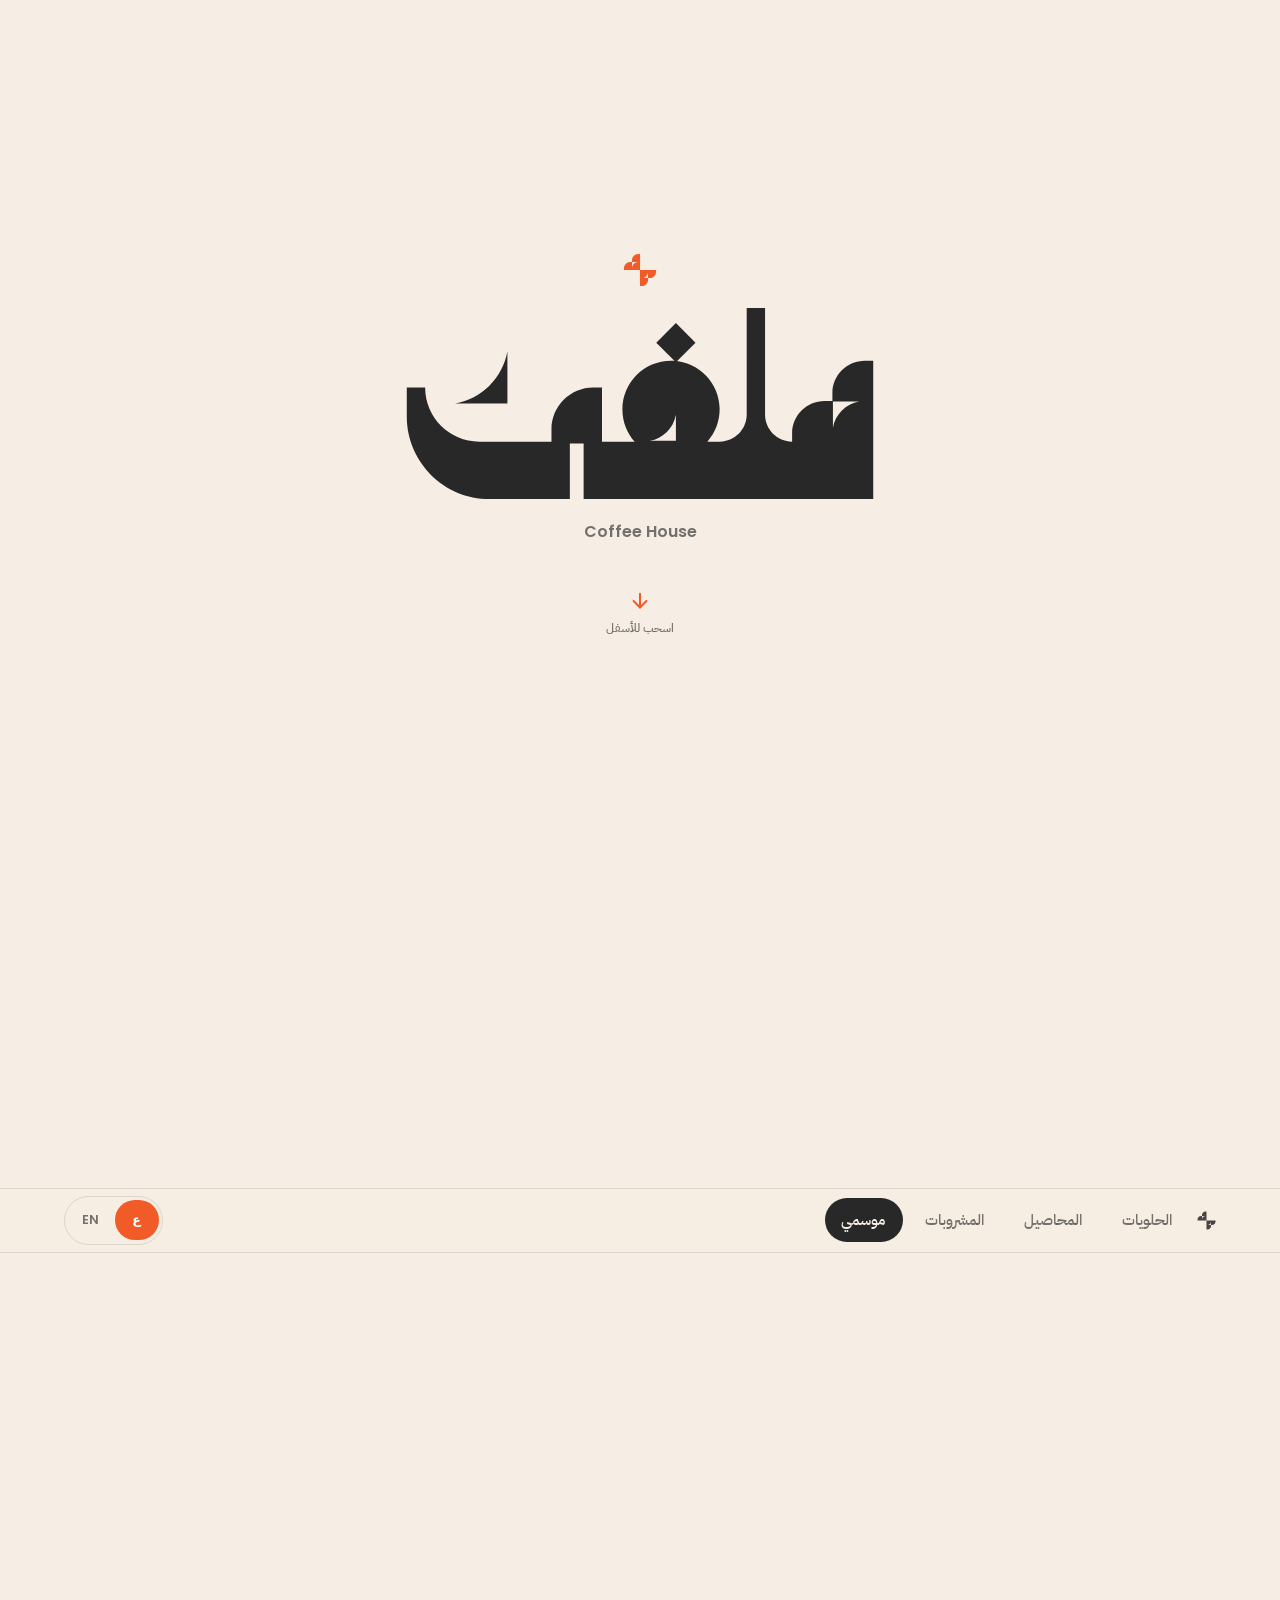
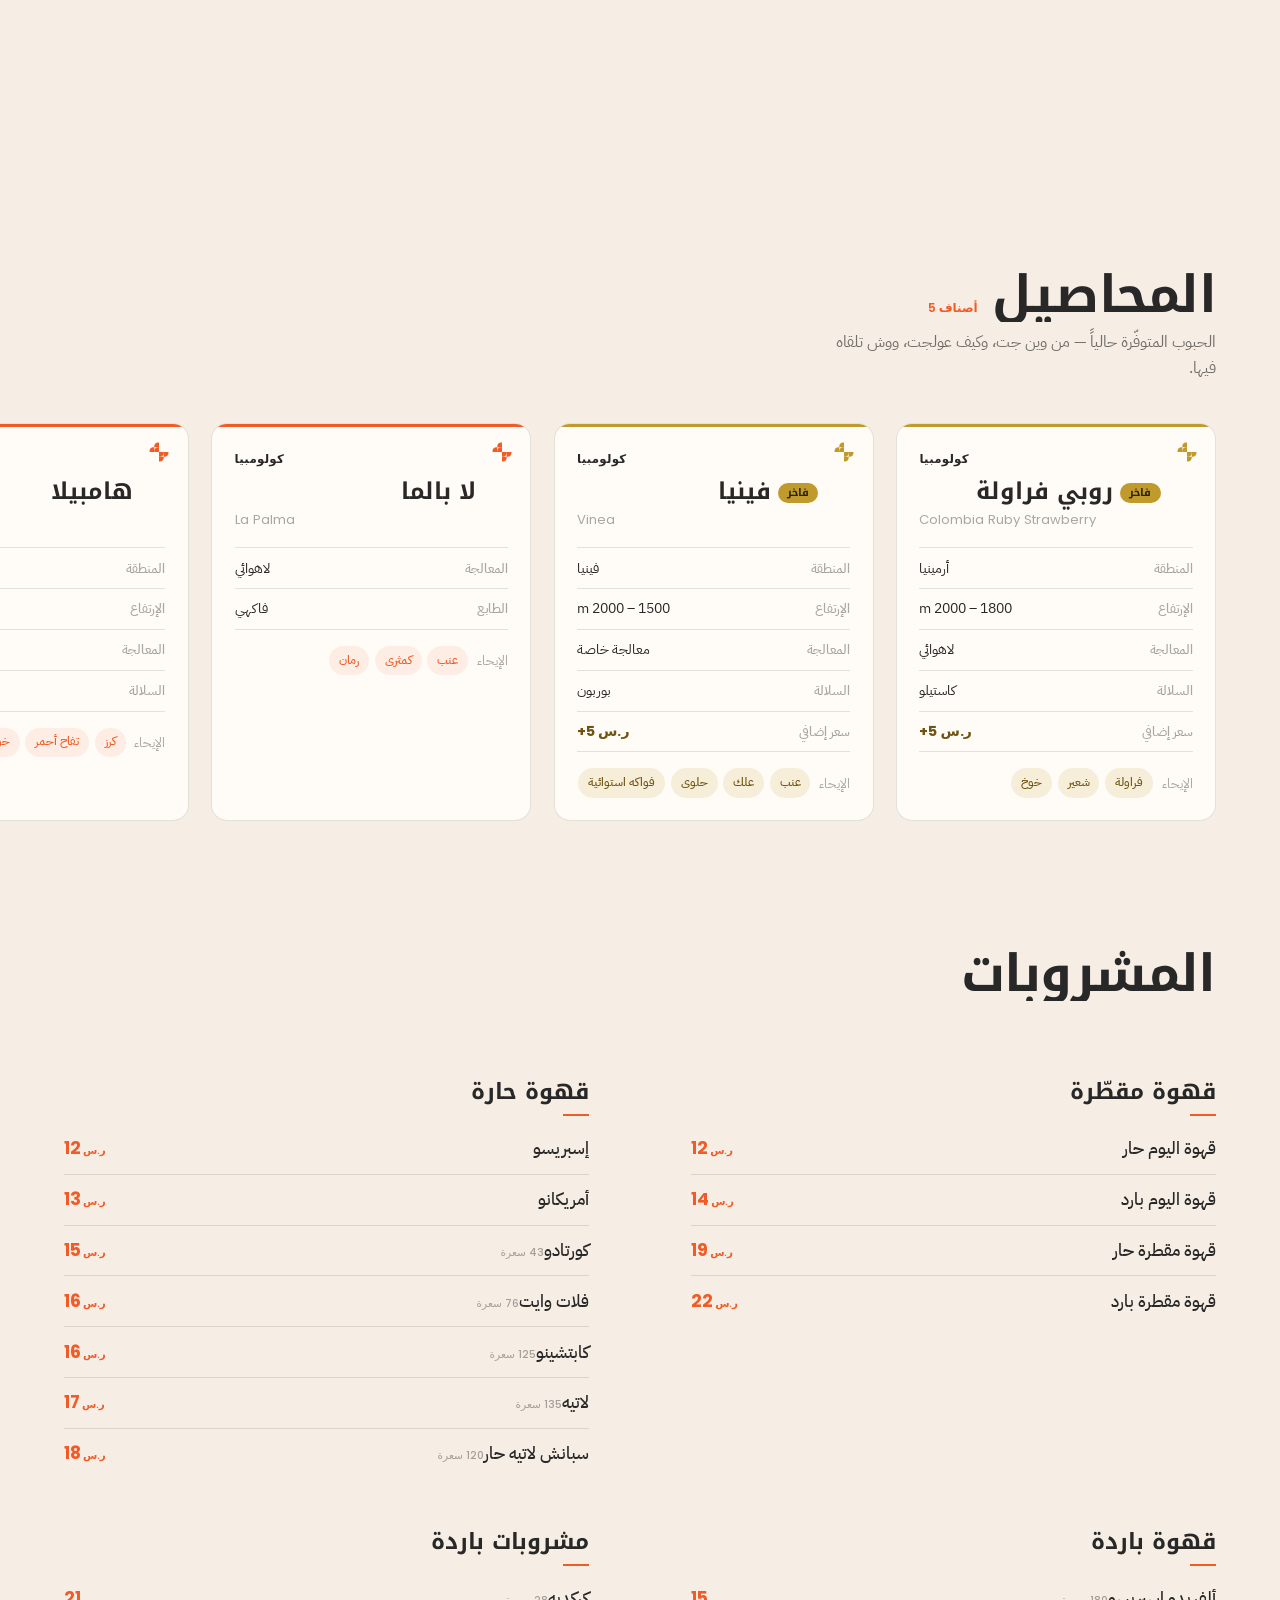
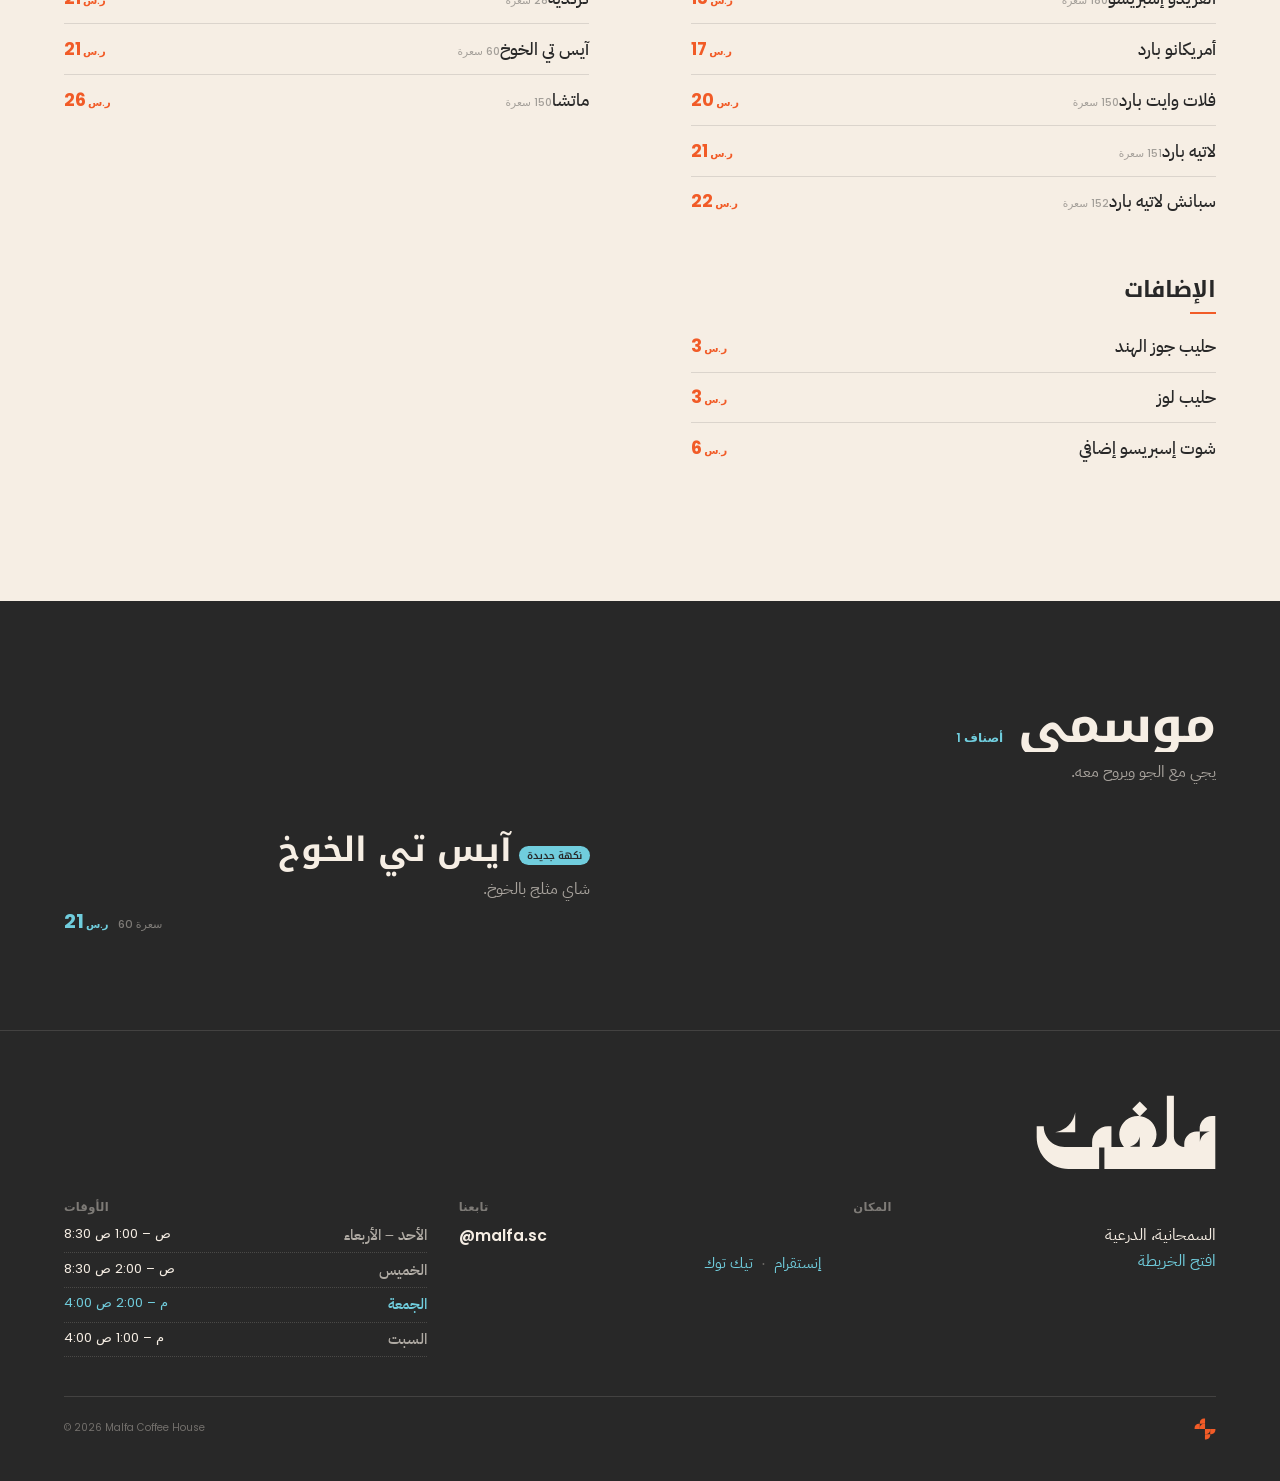
<file: index.html>
<!DOCTYPE html>
<html lang="ar" dir="rtl">
<head>
<meta charset="utf-8">
<meta name="viewport" content="width=device-width, initial-scale=1, viewport-fit=cover">
<title>ملفى — قائمة الحلويات | Malfa Coffee House</title>
<meta name="description" content="قائمة الحلويات في ملفى كوفي هاوس، السمحانية بالدرعية. تيراميسو، بودينغ الشوكليت، تشيز إفرست وأكثر.">
<meta name="theme-color" content="#F6EEE4">
<meta property="og:title" content="ملفى — قائمة الحلويات">
<meta property="og:description" content="حلويات ملفى كوفي هاوس، السمحانية.">
<meta property="og:type" content="website">
<!-- صورة المشاركة: ارفع og.jpg بجانب index.html، وبدّل الرابط لعنوان موقعك الكامل -->
<meta property="og:image" content="og.jpg">
<meta property="og:image:width" content="1200">
<meta property="og:image:height" content="630">
<meta name="twitter:card" content="summary_large_image">
<link rel="icon" type="image/png" href="[data-uri]">
<link rel="preconnect" href="https://fonts.googleapis.com">
<link rel="preconnect" href="https://fonts.gstatic.com" crossorigin>
<link href="https://fonts.googleapis.com/css2?family=IBM+Plex+Sans+Arabic:wght@400;500;600&family=Noto+Kufi+Arabic:wght@500;700;900&family=Poppins:wght@500;600;700&display=swap" rel="stylesheet">
<style>
/* ==========================================================
   ملفى — Malfa Coffee House · قائمة الحلويات
   ألوان الهوية: #F15B27 · #282828 · #70CDDD
   ========================================================== */
:root{
  --bone:#F6EEE4; --bone-2:#EDE2D3;
  --ink:#282828; --ink-64:rgba(40,40,40,.64); --ink-40:rgba(40,40,40,.40);
  --ember:#F15B27; --glacier:#70CDDD; --gold:#C09A2C; --line:rgba(40,40,40,.13);
  --ar-display:"Noto Kufi Arabic","IBM Plex Sans Arabic",system-ui,sans-serif;
  --ar-body:"IBM Plex Sans Arabic",system-ui,sans-serif;
  --en-display:"Poppins",system-ui,sans-serif;
  --pad:clamp(1.15rem,5vw,4.5rem);
  --ease:cubic-bezier(.22,.61,.36,1);
  --swing:cubic-bezier(.65,.02,.18,1);
}
*,*::before,*::after{box-sizing:border-box}
html{-webkit-text-size-adjust:100%;scroll-behavior:smooth}
body{margin:0;background:var(--bone);color:var(--ink);
  font-family:var(--ar-body);font-size:16px;line-height:1.65;
  overflow-x:hidden;-webkit-font-smoothing:antialiased}
img{max-width:100%;display:block}
button{font:inherit;color:inherit;background:none;border:0;padding:0;cursor:pointer}
:focus-visible{outline:2.5px solid var(--ember);outline-offset:3px;border-radius:2px}
svg.mark{width:100%;height:auto;display:block;fill:currentColor}
.sr-only{position:absolute;width:1px;height:1px;margin:-1px;padding:0;overflow:hidden;
  clip:rect(0 0 0 0);white-space:nowrap;border:0}

/* ================= حركات عامة ================= */
/* الحركات تعمل فقط إذا أضاف الجافاسكربت الصنف anim — بدونها كل شيء ظاهر افتراضياً */
.anim .rv{opacity:0;transform:translateY(22px);
  transition:opacity .75s var(--ease) var(--d,0s), transform .75s var(--ease) var(--d,0s)}
.anim .rv.in{opacity:1;transform:none}
.anim .mask{-webkit-clip-path:inset(100% 0 0 0);clip-path:inset(100% 0 0 0);
  transition:-webkit-clip-path 1s var(--swing) var(--d,0s),clip-path 1s var(--swing) var(--d,0s)}
.anim .mask.in{-webkit-clip-path:inset(0 0 0 0);clip-path:inset(0 0 0 0)}
.lift{display:block;overflow:hidden}
.anim .lift>span{display:block;transform:translateY(110%);
  transition:transform .85s var(--swing) var(--d,0s)}
.anim .lift.in>span{transform:none}

/* ================= الهيرو — الشعار وحده ================= */
.hero{position:relative;height:132vh;height:132svh;min-height:660px}
.hero__mark{position:sticky;top:0;height:100vh;height:100svh;display:grid;place-content:center;
  justify-items:center;gap:1.15rem;text-align:center;padding-inline:var(--pad);
  will-change:transform,opacity}
.hero__mono{width:34px;color:var(--ember);opacity:0;transform:scale(.6) rotate(-25deg);
  animation:pop .6s var(--ease) .15s forwards}
.hero__word{width:min(68vw,420px);color:var(--ink);margin:0;
  opacity:0;clip-path:inset(0 100% 0 0);animation:wipe .95s var(--swing) .45s forwards}
.hero__sub{font-family:var(--en-display);font-weight:600;font-size:clamp(.78rem,3vw,1rem);
  color:var(--ink-64);direction:ltr;opacity:0;animation:fadein .9s ease 1.05s forwards}
@keyframes pop{to{opacity:1;transform:none}}
@keyframes wipe{to{opacity:1;clip-path:inset(0 0 0 0)}}
@keyframes fadein{to{opacity:1}}
.hero__cue{margin-top:1.1rem;display:flex;flex-direction:column;align-items:center;gap:.4rem;
  padding:.55rem 1rem;border-radius:999px;color:var(--ink-64);
  opacity:0;animation:fadein .8s ease 1.4s forwards;transition:color .25s}
.hero__cue svg{width:22px;height:22px;display:block;stroke:var(--ember);fill:none;
  stroke-width:2.2;stroke-linecap:round;stroke-linejoin:round;
  animation:swipedown 2s var(--ease) infinite}
.hero__cue span{font-size:.74rem;font-weight:500;white-space:nowrap}
.hero__cue:hover{color:var(--ink)}
.hero__cue:active{transform:scale(.94)}
@keyframes swipedown{
  0%{transform:translateY(-9px);opacity:0}
  30%{transform:translateY(-2px);opacity:1}
  70%{transform:translateY(6px);opacity:1}
  100%{transform:translateY(11px);opacity:0}}

/* ================= الشريط اللاصق ================= */
.rail{position:sticky;top:0;z-index:40;background:rgba(246,238,228,.93);
  border-block:1px solid var(--line);display:flex;align-items:center;gap:.5rem;
  padding:.45rem var(--pad)}
@supports (backdrop-filter:blur(6px)){.rail{backdrop-filter:blur(12px)}}
.rail__mono{width:19px;flex:none;color:var(--ink);opacity:.85;
  transition:transform .7s var(--swing),color .4s}
.rail.moving .rail__mono{transform:rotate(90deg);color:var(--ember)}
.rail__wrap{position:relative;flex:1;min-width:0}
.rail__chips{position:relative;display:flex;gap:.4rem;overflow-x:auto;scrollbar-width:none;
  scroll-snap-type:x proximity;-webkit-overflow-scrolling:touch}
.rail__chips::-webkit-scrollbar{display:none}
.pillbg{position:absolute;left:0;top:0;height:100%;width:0;border-radius:999px;
  background:var(--ink);pointer-events:none;
  transition:transform .55s var(--swing),width .55s var(--swing)}
.chip{flex:none;scroll-snap-align:center;padding:.62rem 1.05rem;border-radius:999px;
  font-size:.92rem;font-weight:500;color:var(--ink-64);white-space:nowrap;
  position:relative;z-index:2;transition:color .35s var(--ease),transform .2s}
.chip[aria-current="true"]{color:var(--bone)}
.chip:active{transform:scale(.94)}
.lang{flex:none;display:flex;align-items:center;gap:.15rem;border:1px solid var(--line);
  border-radius:999px;padding:.2rem;font-family:var(--en-display);font-size:.78rem;font-weight:600}
.lang button{min-width:44px;min-height:40px;padding:0 .5rem;border-radius:999px;line-height:1;
  display:flex;align-items:center;justify-content:center;color:var(--ink-64);
  transition:.35s var(--ease)}
.lang button.on{background:var(--ember);color:#fff}
.lang button:active{transform:scale(.92)}
.prog{position:absolute;bottom:-1px;left:0;height:2px;width:100%;
  background:var(--ember);transform:scaleX(0);transform-origin:right;will-change:transform}
html[dir="ltr"] .prog{transform-origin:left}

/* ================= الأقسام ================= */
#menu{transition:opacity .26s ease,transform .26s ease}
#menu.swap{opacity:0;transform:translateY(10px)}
.sec{padding:clamp(3.2rem,11vw,7rem) 0 0;scroll-margin-top:60px}
.sec--bare{padding-top:clamp(2.2rem,8vw,4.5rem)}
.sec__head{padding-inline:var(--pad);margin-bottom:clamp(1.6rem,5vw,2.6rem)}
.sec__row{display:flex;align-items:baseline;gap:.9rem}
.sec__title{margin:0;font-family:var(--ar-display);font-weight:700;
  font-size:clamp(1.7rem,7vw,3.2rem);line-height:1.08;letter-spacing:-.01em}
html[lang="en"] .sec__title{font-family:var(--en-display);letter-spacing:-.02em}
.sec__count{font-family:var(--en-display);font-weight:600;font-size:.75rem;color:var(--ember);direction:ltr}
.sec__line{margin:.5rem 0 0;font-size:.98rem;color:var(--ink-64);max-width:38ch}

/* ================= الأصناف — شبكة منتظمة ================= */
.grid-items{display:grid;grid-template-columns:repeat(2,1fr);
  gap:clamp(.9rem,3.5vw,1.5rem) clamp(.8rem,3vw,1.3rem);padding-inline:var(--pad)}
@media (min-width:700px){.grid-items{grid-template-columns:repeat(3,1fr)}}
@media (min-width:1100px){.grid-items{grid-template-columns:repeat(4,1fr);gap:2rem 1.6rem}}

.item{display:flex;flex-direction:column;width:100%;text-align:start;margin:0}
.item__fig{margin:0;overflow:hidden;border-radius:12px;background:var(--bone-2);aspect-ratio:4/5}
.item__fig img{width:100%;height:100%;object-fit:cover;
  transition:transform .55s var(--ease)}
@supports not (aspect-ratio:1/1){
  .item__fig{height:0;padding-bottom:125%;position:relative}
  .item__fig img{position:absolute;inset:0}
}
.item:active .item__fig img{transform:scale(1.04)}
@media (hover:hover){.item:hover .item__fig img{transform:scale(1.045)}}

.item__meta{padding-top:.78rem}
.item__name{margin:0;font-family:var(--ar-display);font-weight:700;
  font-size:clamp(.98rem,3.9vw,1.15rem);line-height:1.35}
html[lang="en"] .item__name{font-family:var(--en-display);font-weight:600;letter-spacing:-.01em}
.item__desc{margin:.3rem 0 0;font-size:.82rem;line-height:1.5;color:var(--ink-64);
  display:-webkit-box;-webkit-line-clamp:2;-webkit-box-orient:vertical;overflow:hidden}
.item__foot{margin-top:.6rem;display:flex;align-items:baseline;gap:.6rem;direction:ltr;
  flex-wrap:wrap}
.price{font-family:var(--en-display);font-weight:700;color:var(--ember);
  font-size:clamp(1rem,4.1vw,1.25rem);line-height:1;letter-spacing:-.02em}
.price i{font-style:normal;font-size:.52em;font-weight:600;margin-inline-start:.26em}
.kcal{font-family:var(--en-display);font-size:.7rem;font-weight:500;color:var(--ink-40)}
.flag{display:inline-block;margin-inline-end:.4rem;padding:.18rem .5rem;border-radius:999px;
  font-size:.62rem;font-weight:600;background:var(--ember);color:#fff;vertical-align:.18em}
.flag--cool{background:var(--glacier);color:var(--ink)}

/* صنف وحيد في قسمه — يمتد بعرض الشبكة */
.item:only-child{grid-column:1/-1}
.item:only-child .item__fig{aspect-ratio:16/10}
@supports not (aspect-ratio:1/1){.item:only-child .item__fig{padding-bottom:62.5%}}

/* صنف معلّم "كاملة" — الصورة تظهر بنسبتها الأصلية بلا أي قص */
.item--full .item__fig,
.item:only-child.item--full .item__fig{aspect-ratio:auto;height:auto;padding-bottom:0;
  background:none;border-radius:0;overflow:visible}
/* الصورة نفسها محفوظة بحواف متلاشية (WebP بقناة شفافية) */
.item--full .item__fig img{position:static;object-fit:contain;
  width:auto;height:auto;max-width:100%;max-height:min(42vh,300px);margin-inline:auto}
.item:only-child .item__name{font-size:clamp(1.2rem,5vw,1.6rem)}
.item:only-child .item__desc{-webkit-line-clamp:3;font-size:.9rem}
@media (min-width:700px){
  .item:only-child{display:grid;grid-template-columns:1.1fr 1fr;
    gap:clamp(1.4rem,4vw,3rem);align-items:center}
  .item:only-child .item__fig{aspect-ratio:4/3}
  @supports not (aspect-ratio:1/1){.item:only-child .item__fig{padding-bottom:75%}}
  .item:only-child.item--full .item__fig{aspect-ratio:auto;padding-bottom:0}
  .item:only-child.item--full .item__fig img{max-height:min(48vh,400px)}
  .item:only-child .item__meta{padding-top:0}
  .item:only-child .item__name{font-size:clamp(1.5rem,3vw,2.1rem)}
  .item:only-child .item__desc{font-size:.98rem}
}

/* ================= المشروبات — قائمة نصية ================= */
.drinks{padding-inline:var(--pad);display:grid;gap:clamp(2.1rem,7vw,3rem);align-content:start}
.dgroup__t{margin:0 0 .5rem;font-family:var(--ar-display);font-weight:700;
  font-size:clamp(1.05rem,4.3vw,1.4rem);line-height:1.3}
html[lang="en"] .dgroup__t{font-family:var(--en-display);font-weight:600;letter-spacing:-.01em}
.dgroup__t::after{content:"";display:block;width:26px;height:2px;background:var(--ember);
  margin-top:.5rem}
.drow{display:flex;align-items:baseline;gap:.6rem;padding:.66rem 0;
  border-bottom:1px solid var(--line)}
.drow:last-child{border-bottom:0}
.drow__n{font-size:1rem;font-weight:500;flex:1;min-width:0}
.drow__k{font-family:var(--en-display);font-size:.66rem;font-weight:500;color:var(--ink-40);
  margin-inline-start:.45rem;white-space:nowrap;direction:ltr}
.drow__p{font-family:var(--en-display);font-weight:700;color:var(--ember);
  font-size:1.08rem;direction:ltr;white-space:nowrap;letter-spacing:-.01em}
.drow__p i{font-style:normal;font-size:.6em;font-weight:600;margin-inline-start:.22em}
@media (min-width:900px){
  .drinks{grid-template-columns:1fr 1fr;column-gap:clamp(3rem,8vw,7rem)}
  .drow__n{font-size:1.05rem}
}

/* ================= كروت المحاصيل ================= */
.beans{display:flex;gap:clamp(.8rem,3vw,1.4rem);overflow-x:auto;scroll-snap-type:x mandatory;
  padding-inline:var(--pad);padding-bottom:.8rem;scrollbar-width:none;
  -webkit-overflow-scrolling:touch}
.beans::-webkit-scrollbar{display:none}
.bean{flex:none;scroll-snap-align:center;width:min(84vw,330px);position:relative;
  background:#FFFCF7;border:1px solid var(--line);border-radius:16px;overflow:hidden;
  padding:1.4rem 1.2rem 1.25rem;display:flex;flex-direction:column}
.bean::before{content:"";position:absolute;inset-block-start:0;inset-inline:0;height:3px;
  background:var(--ember)}
.bean--decaf::before{background:var(--glacier)}
.bean--premium::before{background:var(--gold)}
.bean--premium .bean__mono{color:var(--gold)}
.bean--premium .bnote{background:rgba(192,154,44,.15);color:#6F5511}
.bean__lux{display:inline-block;margin-inline-end:.45rem;padding:.2rem .58rem;border-radius:999px;
  font-size:.66rem;font-weight:700;background:var(--gold);color:#2A2110;vertical-align:.2em}
.bspec--extra span{color:#6F5511;font-weight:700;font-family:var(--en-display);direction:ltr}
.bean__mono{position:absolute;top:1.1rem;right:1.15rem;width:20px;
  color:var(--ember);opacity:1}
.bean--decaf .bean__mono{color:var(--glacier)}
.bean__c{font-family:var(--en-display);font-size:.74rem;font-weight:600;letter-spacing:.02em;
  color:var(--ink);direction:ltr;text-align:left}
.bean__n{margin:.45rem 0 0;font-family:var(--ar-display);font-weight:700;
  font-size:1.3rem;line-height:1.25;padding-right:2rem}
html[lang="en"] .bean__n{font-family:var(--en-display);font-weight:600;letter-spacing:-.015em}
.bean__alt{margin:.2rem 0 0;font-family:var(--en-display);font-size:.82rem;
  color:var(--ink-40);direction:ltr}
html[lang="en"] .bean__alt{font-family:var(--ar-body);direction:rtl}
.bean__specs{margin-top:1.05rem;border-top:1px solid var(--line)}
.bspec{display:flex;justify-content:space-between;align-items:baseline;gap:.9rem;
  padding:.52rem 0;border-bottom:1px solid var(--line);font-size:.88rem}
.bspec b{font-weight:500;color:var(--ink-40);font-size:.8rem;white-space:nowrap}
.bspec span{text-align:end}
.bnotes{margin-top:1rem;display:flex;flex-wrap:wrap;align-items:center;gap:.35rem}
.bnotes__k{font-size:.8rem;color:var(--ink-40);margin-inline-end:.2rem}
.bnote{font-size:.75rem;font-weight:500;padding:.3rem .62rem;border-radius:999px;
  background:rgba(241,91,39,.09);color:var(--ember)}
.bean--decaf .bnote{background:rgba(112,205,221,.18);color:#2a7f92}
.bean__tag{display:inline-block;margin-top:.9rem;align-self:flex-start;font-size:.68rem;
  font-weight:600;padding:.26rem .62rem;border-radius:999px;
  background:var(--glacier);color:var(--ink)}
@media (min-width:900px){
  .bean{width:320px;padding:1.6rem 1.4rem 1.4rem}
  .bean__n{font-size:1.45rem}
}

/* ================= القسم الداكن ================= */
.dark{background:var(--ink);color:var(--bone);margin-top:clamp(3.5rem,12vw,8rem);
  padding:clamp(3rem,10vw,6rem) 0;scroll-margin-top:60px}
.dark .sec__title{color:var(--bone)}
.dark .sec__count{color:var(--glacier)}
.dark .sec__line,.dark .item__desc{color:rgba(246,238,228,.62)}
.dark .kcal{color:rgba(246,238,228,.42)}
.dark .item__fig{background:#1e1e1e}
.dark .price{color:var(--glacier)}

/* ================= التذييل ================= */
footer{background:var(--ink);color:var(--bone);padding:clamp(2.4rem,8vw,4rem) var(--pad) 2.6rem;
  border-top:1px solid rgba(246,238,228,.13)}
.foot__logo{width:clamp(120px,30vw,180px);color:var(--bone);margin-bottom:1.8rem}
.foot__grid{display:grid;gap:1.5rem}
.foot__k{font-family:var(--en-display);font-size:.72rem;font-weight:600;letter-spacing:.02em;
  color:rgba(246,238,228,.42);margin:0 0 .35rem;direction:ltr}
.foot__v{margin:0;font-size:.98rem}
.foot__v a{color:var(--glacier);text-decoration:none;border-bottom:1px solid transparent;
  transition:border-color .25s}
.foot__handle{font-family:var(--en-display);font-weight:600;direction:ltr;margin-bottom:.15rem}
.foot__social{display:flex;align-items:center;gap:.5rem;font-size:.92rem}
.foot__sep{color:rgba(246,238,228,.32)}
.foot__v a:hover{border-color:var(--glacier)}
.hrs{margin:0;display:grid;gap:.3rem;font-size:.92rem}
.hrs div{display:flex;justify-content:space-between;gap:1rem;max-width:26rem;
  border-bottom:1px dotted rgba(246,238,228,.16);padding-bottom:.3rem}
.hrs b{font-weight:500;color:rgba(246,238,228,.66)}
.hrs span{font-family:var(--en-display);font-size:.82rem;direction:ltr;white-space:nowrap}
.hrs .now b,.hrs .now span{color:var(--glacier)}
.foot__end{margin-top:2.4rem;padding-top:1.3rem;border-top:1px solid rgba(246,238,228,.13);
  display:flex;align-items:center;justify-content:space-between;gap:1rem}
.foot__mono{width:22px;color:var(--ember);transition:transform .8s var(--swing)}
.foot__mono:hover{transform:rotate(180deg)}
.foot__fine{font-family:var(--en-display);font-size:.64rem;color:rgba(246,238,228,.36);direction:ltr}

/* ================= لوح التفاصيل ================= */
.scrim{position:fixed;inset:0;z-index:60;background:rgba(40,40,40,.55);opacity:0;
  pointer-events:none;transition:opacity .35s}
.scrim.on{opacity:1;pointer-events:auto}
.sheet{position:fixed;inset-inline:0;bottom:0;z-index:70;background:var(--bone);
  max-height:90vh;max-height:90dvh;overflow-y:auto;visibility:hidden;opacity:0;transform:translateY(26px);
  transition:opacity .3s var(--ease),transform .45s var(--swing),visibility 0s .45s;
  border-start-start-radius:20px;border-start-end-radius:20px;
  padding-bottom:max(2rem,env(safe-area-inset-bottom))}
.sheet.on{visibility:visible;opacity:1;transform:none;
  transition:opacity .3s var(--ease),transform .45s var(--swing),visibility 0s}
.sheet__grab{width:42px;height:4px;border-radius:99px;background:var(--ink-40);margin:.7rem auto .2rem}
.sheet__x{position:absolute;inset-block-start:.7rem;inset-inline-end:.9rem;width:38px;height:38px;
  display:grid;place-items:center;border-radius:50%;background:rgba(40,40,40,.07);
  font-size:1.1rem;line-height:1;transition:transform .3s var(--swing),background .2s;z-index:3}
.sheet__x:hover{transform:rotate(90deg);background:rgba(40,40,40,.13)}
.sheet__fig{margin:0;overflow:hidden;background:var(--bone)}
.sheet__fig img{width:100%;height:auto;max-height:46vh;max-height:46dvh;object-fit:contain;transition:opacity .15s}
.anim .sheet__fig img{opacity:0}
.anim .sheet.settled .sheet__fig img{opacity:1}
.sheet__body{padding:1.3rem var(--pad) .5rem}
.sheet__body>*{opacity:0;transform:translateY(16px)}
.sheet.settled .sheet__body>*{opacity:1;transform:none;
  transition:opacity .5s var(--ease) var(--d,0s),transform .6s var(--swing) var(--d,0s)}
.sheet__name{margin:0;font-family:var(--ar-display);font-weight:700;
  font-size:clamp(1.6rem,7vw,2.6rem);line-height:1.15}
html[lang="en"] .sheet__name{font-family:var(--en-display);font-weight:600;letter-spacing:-.02em}
.sheet__alt{margin:.25rem 0 0;font-family:var(--en-display);font-size:.85rem;color:var(--ink-40);direction:ltr}
html[lang="en"] .sheet__alt{font-family:var(--ar-body);direction:rtl;text-align:start}
.sheet__desc{margin:1rem 0 0;font-size:1.02rem;color:var(--ink-64);max-width:48ch}
.sheet__facts{margin-top:1.5rem;padding-top:1.1rem;border-top:1px solid var(--line);
  display:flex;align-items:baseline;gap:1.4rem;direction:ltr}
.sheet__facts .price{font-size:clamp(1.9rem,8vw,2.6rem)}

/* الشبح الطائر — الانتقال المشترك بين البطاقة واللوح */
.ghost{position:fixed;z-index:69;margin:0;overflow:hidden;pointer-events:none;
  will-change:left,top,width,height}
.ghost img{width:100%;height:100%;object-fit:cover}

@media (min-width:900px){
  .hero__word{width:min(38vw,470px)}
  .foot__grid{grid-template-columns:repeat(3,minmax(0,1fr));gap:2rem}
  .sheet{inset-inline:auto;inset-inline-end:0;top:0;bottom:0;width:min(560px,50vw);
    max-height:none;border-radius:0;transform:translateX(30px)}
  html[dir="rtl"] .sheet{transform:translateX(-30px)}
  .sheet.on{transform:none}
  .sheet__grab{display:none}
  .sheet__fig img{max-height:52vh}
}

@media (prefers-reduced-motion:reduce){
  html{scroll-behavior:auto}
  *,*::before,*::after{animation-duration:.01ms!important;animation-iteration-count:1!important;
    transition-duration:.01ms!important}
  .rv,.mask,.lift>span,.sheet__body>*{opacity:1!important;transform:none!important;clip-path:none!important}
  .sheet__fig img{opacity:1!important}
}
</style>
</head>
<body>

<section class="hero" id="top">
  <div class="hero__mark" id="heroMark">
    <span class="hero__mono"><svg class="mark" aria-hidden="true" focusable="false" xmlns="http://www.w3.org/2000/svg" viewBox="910 112 100 100" fill="currentColor"><path d="M 960.148438 138.636719 L 936.261719 138.636719 L 936.261719 133.6875 C 936.261719 123.226562 944.738281 114.75 955.199219 114.75 L 960.148438 114.75 Z M 960.148438 138.636719 "/><path d="M 960.148438 162.226562 L 936.261719 162.226562 L 936.261719 157.277344 C 936.261719 146.816406 944.738281 138.339844 955.199219 138.339844 L 960.148438 138.339844 Z M 960.148438 162.226562 "/><path d="M 936.558594 162.226562 L 912.671875 162.226562 L 912.671875 157.277344 C 912.671875 146.816406 921.148438 138.339844 931.609375 138.339844 L 936.558594 138.339844 Z M 936.558594 162.226562 "/><path d="M 959.851562 185.519531 L 983.738281 185.519531 L 983.738281 190.46875 C 983.738281 200.925781 975.261719 209.40625 964.800781 209.40625 L 959.851562 209.40625 Z M 959.851562 185.519531 "/><path d="M 959.851562 161.929688 L 983.738281 161.929688 L 983.738281 166.878906 C 983.738281 177.335938 975.261719 185.816406 964.800781 185.816406 L 959.851562 185.816406 Z M 959.851562 161.929688 "/><path d="M 983.441406 161.929688 L 1007.328125 161.929688 L 1007.328125 166.878906 C 1007.328125 177.335938 998.851562 185.816406 988.390625 185.816406 L 983.441406 185.816406 Z M 983.441406 161.929688 "/></svg></span>
    <h1 class="hero__word"><span class="sr-only">ملفى — قائمة مقهى ملفى</span><svg class="mark" aria-hidden="true" focusable="false" xmlns="http://www.w3.org/2000/svg" viewBox="695 430 530 220" fill="currentColor"><path d="M 1177.554688 567.328125 L 1177.554688 537.8125 L 1207.066406 537.8125 C 1192.050781 540.46875 1180.210938 552.308594 1177.554688 567.328125 M 1000.480469 582.082031 L 970.96875 582.082031 C 985.984375 579.425781 997.824219 567.585938 1000.480469 552.570312 Z M 1213.464844 491.792969 C 1193.316406 491.792969 1176.980469 508.128906 1176.980469 528.277344 L 1176.980469 537.242188 L 1168.015625 537.242188 C 1147.867188 537.242188 1131.535156 553.574219 1131.535156 573.722656 L 1131.535156 582.972656 C 1114.6875 582.972656 1101.03125 569.316406 1101.03125 552.46875 L 1101.03125 432.226562 L 1080.3125 432.226562 L 1080.3125 552.46875 C 1080.3125 569.316406 1066.652344 582.972656 1049.804688 582.972656 L 1035.996094 582.972656 C 1044.824219 573.023438 1050.097656 559.84375 1049.792969 545.425781 C 1049.1875 516.902344 1026.441406 493.371094 997.949219 491.871094 C 966.328125 490.207031 940.164062 515.355469 940.164062 546.613281 C 940.164062 560.570312 945.386719 573.296875 953.972656 582.972656 L 917.144531 582.972656 L 917.144531 522.007812 L 907.332031 522.007812 C 881.28125 522.007812 860.164062 543.125 860.164062 569.171875 L 860.164062 582.972656 L 778.683594 582.972656 C 745.015625 582.972656 717.71875 555.679688 717.71875 522.007812 L 697 522.007812 L 697 554.253906 C 697 605.90625 738.871094 647.777344 790.519531 647.777344 L 880.886719 647.777344 L 880.886719 584.96875 L 896.425781 584.96875 L 896.425781 647.777344 L 1223 647.777344 L 1223 491.792969 Z M 1213.464844 491.792969 "/><path d="M 810.46875 480.96875 L 810.46875 540 L 751.4375 540 C 781.476562 534.683594 805.152344 511.007812 810.46875 480.96875 "/><path d="M 1000.480469 493.539062 L 978.347656 471.40625 L 1000.480469 449.273438 L 1022.613281 471.40625 Z M 1000.480469 493.539062 "/></svg></h1>
    <span class="hero__sub">Coffee House</span>
    <button class="hero__cue" id="heroCue" type="button">
      <svg viewBox="0 0 24 24" aria-hidden="true"><path d="M12 4v15"/><path d="M19 12l-7 7-7-7"/></svg>
      <span data-t="cue"></span>
    </button>
  </div>
</section>

<nav class="rail" id="rail" aria-label="أقسام القائمة">
  <span class="rail__mono" aria-hidden="true"><svg class="mark" aria-hidden="true" focusable="false" xmlns="http://www.w3.org/2000/svg" viewBox="910 112 100 100" fill="currentColor"><path d="M 960.148438 138.636719 L 936.261719 138.636719 L 936.261719 133.6875 C 936.261719 123.226562 944.738281 114.75 955.199219 114.75 L 960.148438 114.75 Z M 960.148438 138.636719 "/><path d="M 960.148438 162.226562 L 936.261719 162.226562 L 936.261719 157.277344 C 936.261719 146.816406 944.738281 138.339844 955.199219 138.339844 L 960.148438 138.339844 Z M 960.148438 162.226562 "/><path d="M 936.558594 162.226562 L 912.671875 162.226562 L 912.671875 157.277344 C 912.671875 146.816406 921.148438 138.339844 931.609375 138.339844 L 936.558594 138.339844 Z M 936.558594 162.226562 "/><path d="M 959.851562 185.519531 L 983.738281 185.519531 L 983.738281 190.46875 C 983.738281 200.925781 975.261719 209.40625 964.800781 209.40625 L 959.851562 209.40625 Z M 959.851562 185.519531 "/><path d="M 959.851562 161.929688 L 983.738281 161.929688 L 983.738281 166.878906 C 983.738281 177.335938 975.261719 185.816406 964.800781 185.816406 L 959.851562 185.816406 Z M 959.851562 161.929688 "/><path d="M 983.441406 161.929688 L 1007.328125 161.929688 L 1007.328125 166.878906 C 1007.328125 177.335938 998.851562 185.816406 988.390625 185.816406 L 983.441406 185.816406 Z M 983.441406 161.929688 "/></svg></span>
  <div class="rail__wrap"><div class="rail__chips" id="chips"></div></div>
  <div class="lang" id="lang" role="group" aria-label="Language / اللغة / 语言">
    <button data-l="ar" class="on" lang="ar">ع</button><button data-l="en" lang="en">EN</button>
  </div>
  <span class="prog" id="prog"></span>
</nav>

<main id="menu"></main>

<footer>
  <div class="foot__logo"><svg class="mark" aria-hidden="true" focusable="false" xmlns="http://www.w3.org/2000/svg" viewBox="695 430 530 220" fill="currentColor"><path d="M 1177.554688 567.328125 L 1177.554688 537.8125 L 1207.066406 537.8125 C 1192.050781 540.46875 1180.210938 552.308594 1177.554688 567.328125 M 1000.480469 582.082031 L 970.96875 582.082031 C 985.984375 579.425781 997.824219 567.585938 1000.480469 552.570312 Z M 1213.464844 491.792969 C 1193.316406 491.792969 1176.980469 508.128906 1176.980469 528.277344 L 1176.980469 537.242188 L 1168.015625 537.242188 C 1147.867188 537.242188 1131.535156 553.574219 1131.535156 573.722656 L 1131.535156 582.972656 C 1114.6875 582.972656 1101.03125 569.316406 1101.03125 552.46875 L 1101.03125 432.226562 L 1080.3125 432.226562 L 1080.3125 552.46875 C 1080.3125 569.316406 1066.652344 582.972656 1049.804688 582.972656 L 1035.996094 582.972656 C 1044.824219 573.023438 1050.097656 559.84375 1049.792969 545.425781 C 1049.1875 516.902344 1026.441406 493.371094 997.949219 491.871094 C 966.328125 490.207031 940.164062 515.355469 940.164062 546.613281 C 940.164062 560.570312 945.386719 573.296875 953.972656 582.972656 L 917.144531 582.972656 L 917.144531 522.007812 L 907.332031 522.007812 C 881.28125 522.007812 860.164062 543.125 860.164062 569.171875 L 860.164062 582.972656 L 778.683594 582.972656 C 745.015625 582.972656 717.71875 555.679688 717.71875 522.007812 L 697 522.007812 L 697 554.253906 C 697 605.90625 738.871094 647.777344 790.519531 647.777344 L 880.886719 647.777344 L 880.886719 584.96875 L 896.425781 584.96875 L 896.425781 647.777344 L 1223 647.777344 L 1223 491.792969 Z M 1213.464844 491.792969 "/><path d="M 810.46875 480.96875 L 810.46875 540 L 751.4375 540 C 781.476562 534.683594 805.152344 511.007812 810.46875 480.96875 "/><path d="M 1000.480469 493.539062 L 978.347656 471.40625 L 1000.480469 449.273438 L 1022.613281 471.40625 Z M 1000.480469 493.539062 "/></svg></div>
  <div class="foot__grid" id="footGrid"></div>
  <div class="foot__end">
    <span class="foot__mono"><svg class="mark" aria-hidden="true" focusable="false" xmlns="http://www.w3.org/2000/svg" viewBox="910 112 100 100" fill="currentColor"><path d="M 960.148438 138.636719 L 936.261719 138.636719 L 936.261719 133.6875 C 936.261719 123.226562 944.738281 114.75 955.199219 114.75 L 960.148438 114.75 Z M 960.148438 138.636719 "/><path d="M 960.148438 162.226562 L 936.261719 162.226562 L 936.261719 157.277344 C 936.261719 146.816406 944.738281 138.339844 955.199219 138.339844 L 960.148438 138.339844 Z M 960.148438 162.226562 "/><path d="M 936.558594 162.226562 L 912.671875 162.226562 L 912.671875 157.277344 C 912.671875 146.816406 921.148438 138.339844 931.609375 138.339844 L 936.558594 138.339844 Z M 936.558594 162.226562 "/><path d="M 959.851562 185.519531 L 983.738281 185.519531 L 983.738281 190.46875 C 983.738281 200.925781 975.261719 209.40625 964.800781 209.40625 L 959.851562 209.40625 Z M 959.851562 185.519531 "/><path d="M 959.851562 161.929688 L 983.738281 161.929688 L 983.738281 166.878906 C 983.738281 177.335938 975.261719 185.816406 964.800781 185.816406 L 959.851562 185.816406 Z M 959.851562 161.929688 "/><path d="M 983.441406 161.929688 L 1007.328125 161.929688 L 1007.328125 166.878906 C 1007.328125 177.335938 998.851562 185.816406 988.390625 185.816406 L 983.441406 185.816406 Z M 983.441406 161.929688 "/></svg></span>
    <span class="foot__fine">© <span id="yr"></span> Malfa Coffee House</span>
  </div>
</footer>

<div class="scrim" id="scrim"></div>
<aside class="sheet" id="sheet" role="dialog" aria-modal="true" aria-labelledby="sheetName" tabindex="-1">
  <div class="sheet__grab"></div>
  <button class="sheet__x" id="sheetX" aria-label="إغلاق">✕</button>
  <figure class="sheet__fig"><img id="sheetImg" alt=""></figure>
  <div class="sheet__body">
    <h2 class="sheet__name" id="sheetName" style="--d:.06s"></h2>
    <p class="sheet__alt" id="sheetAlt" style="--d:.10s"></p>
    <p class="sheet__desc" id="sheetDesc" style="--d:.14s"></p>
    <div class="sheet__facts" style="--d:.22s">
      <span class="price"><span id="sheetPrice"></span><i id="sheetCur"></i></span>
      <span class="kcal" id="sheetKcal"></span>
    </div>
  </div>
</aside>

<script>
/* ============================================================
   1) الصور — كل صنف يشير لمفتاح هنا
   ============================================================ */
const IMG = {
  "choc":   "choc.webp",
  "cheese": "cheese.webp",
  "date":   "date.webp",
  "tira":   "tira.webp",
  "peach":  "peach.webp"
};

/* ============================================================
   2) بيانات المقهى
   ============================================================ */
const SHOP = {
  "instagram": "@malfa.sc",
  "instagramUrl": "https://www.instagram.com/malfa.sc/",
  "tiktokUrl": "https://www.tiktok.com/@malfa.sc",
  "mapUrl": "https://maps.app.goo.gl/WRYKr2R8J8pFX5GHA",
  "area": {
    "ar": "السمحانية، الدرعية",
    "en": "Al Samhaniya, Diriyah"
  },
  "hours": [
    {
      "days": [
        0,
        1,
        2,
        3
      ],
      "ar": "الأحد – الأربعاء",
      "en": "Sun – Wed",
      "t": "8:30 ص – 1:00 ص",
      "tEn": "8:30am – 1:00am"
    },
    {
      "days": [
        4
      ],
      "ar": "الخميس",
      "en": "Thursday",
      "t": "8:30 ص – 2:00 ص",
      "tEn": "8:30am – 2:00am"
    },
    {
      "days": [
        5
      ],
      "ar": "الجمعة",
      "en": "Friday",
      "t": "4:00 م – 2:00 ص",
      "tEn": "4:00pm – 2:00am"
    },
    {
      "days": [
        6
      ],
      "ar": "السبت",
      "en": "Saturday",
      "t": "4:00 م – 1:00 ص",
      "tEn": "4:00pm – 1:00am"
    }
  ]
};

/* ============================================================
   3) القائمة — focus: موضع قص الصورة داخل الإطار
   ============================================================ */
/* ============================================================
   3b) المشروبات — قائمة نصية بلا صور
   ============================================================ */
const DRINKS = [
  {
    "id": "drip",
    "ar": "قهوة مقطّرة",
    "en": "Drip coffee",
    "rows": [
      {
        "ar": "قهوة اليوم حار",
        "en": "Coffee of the day",
        "price": 12,
        "kcal": 0
      },
      {
        "ar": "قهوة اليوم بارد",
        "en": "Iced coffee of the day",
        "price": 14,
        "kcal": 0
      },
      {
        "ar": "قهوة مقطرة حار",
        "en": "V60",
        "price": 19,
        "kcal": 0
      },
      {
        "ar": "قهوة مقطرة بارد",
        "en": "Iced V60",
        "price": 22,
        "kcal": 0
      }
    ]
  },
  {
    "id": "hot",
    "ar": "قهوة حارة",
    "en": "Hot coffee",
    "rows": [
      {
        "ar": "إسبريسو",
        "en": "Espresso",
        "price": 12,
        "kcal": 0
      },
      {
        "ar": "أمريكانو",
        "en": "Americano",
        "price": 13,
        "kcal": 0
      },
      {
        "ar": "كورتادو",
        "en": "Cortado",
        "price": 15,
        "kcal": 43
      },
      {
        "ar": "فلات وايت",
        "en": "Flat white",
        "price": 16,
        "kcal": 76
      },
      {
        "ar": "كابتشينو",
        "en": "Cappuccino",
        "price": 16,
        "kcal": 125
      },
      {
        "ar": "لاتيه",
        "en": "Latte",
        "price": 17,
        "kcal": 135
      },
      {
        "ar": "سبانش لاتيه حار",
        "en": "Spanish latte",
        "price": 18,
        "kcal": 120
      }
    ]
  },
  {
    "id": "cold",
    "ar": "قهوة باردة",
    "en": "Cold coffee",
    "rows": [
      {
        "ar": "ألفريدو إسبريسو",
        "en": "Alfredo espresso",
        "price": 15,
        "kcal": 180
      },
      {
        "ar": "أمريكانو بارد",
        "en": "Iced americano",
        "price": 17,
        "kcal": 0
      },
      {
        "ar": "فلات وايت بارد",
        "en": "Iced flat white",
        "price": 20,
        "kcal": 150
      },
      {
        "ar": "لاتيه بارد",
        "en": "Iced latte",
        "price": 21,
        "kcal": 151
      },
      {
        "ar": "سبانش لاتيه بارد",
        "en": "Iced Spanish latte",
        "price": 22,
        "kcal": 152
      }
    ]
  },
  {
    "id": "colddrinks",
    "ar": "مشروبات باردة",
    "en": "Cold drinks",
    "rows": [
      {
        "ar": "كركديه",
        "en": "Hibiscus",
        "price": 21,
        "kcal": 28
      },
      {
        "ar": "آيس تي الخوخ",
        "en": "Peach iced tea",
        "price": 21,
        "kcal": 60
      },
      {
        "ar": "ماتشا",
        "en": "Matcha",
        "price": 26,
        "kcal": 150
      }
    ]
  },
  {
    "id": "extras",
    "ar": "الإضافات",
    "en": "Add-ons",
    "rows": [
      {
        "ar": "حليب جوز الهند",
        "en": "Coconut milk",
        "price": 3,
        "kcal": null
      },
      {
        "ar": "حليب لوز",
        "en": "Almond milk",
        "price": 3,
        "kcal": null
      },
      {
        "ar": "شوت إسبريسو إضافي",
        "en": "Extra espresso shot",
        "price": 6,
        "kcal": null
      }
    ]
  }
];

/* ============================================================
   3c) المحاصيل — كروت الحبوب
   ============================================================ */
const BEANS = [
  {
    "id": "ruby",
    "decaf": false,
    "country": {
      "ar": "كولومبيا",
      "en": "Colombia"
    },
    "ar": "روبي فراولة",
    "en": "Colombia Ruby Strawberry",
    "region": {
      "ar": "أرمينيا",
      "en": "Armenia"
    },
    "height": "1800 – 2000 m",
    "process": {
      "ar": "لاهوائي",
      "en": "Anaerobic"
    },
    "variety": {
      "ar": "كاستيلو",
      "en": "Castillo"
    },
    "notes": [
      {
        "ar": "فراولة",
        "en": "Strawberry"
      },
      {
        "ar": "شعير",
        "en": "Barley"
      },
      {
        "ar": "خوخ",
        "en": "Peach"
      }
    ],
    "premium": true,
    "extra": 5
  },
  {
    "id": "vinea",
    "decaf": false,
    "country": {
      "ar": "كولومبيا",
      "en": "Colombia"
    },
    "ar": "فينيا",
    "en": "Vinea",
    "region": {
      "ar": "فينيا",
      "en": "Vinea"
    },
    "height": "1500 – 2000 m",
    "process": {
      "ar": "معالجة خاصة",
      "en": "Special process"
    },
    "variety": {
      "ar": "بوربون",
      "en": "Bourbon"
    },
    "notes": [
      {
        "ar": "عنب",
        "en": "Grape"
      },
      {
        "ar": "علك",
        "en": "Gum"
      },
      {
        "ar": "حلوى",
        "en": "Candy"
      },
      {
        "ar": "فواكه استوائية",
        "en": "Tropical fruit"
      }
    ],
    "premium": true,
    "extra": 5
  },
  {
    "id": "lapalma",
    "decaf": false,
    "country": {
      "ar": "كولومبيا",
      "en": "Colombia"
    },
    "ar": "لا بالما",
    "en": "La Palma",
    "region": {
      "ar": "",
      "en": ""
    },
    "height": "",
    "process": {
      "ar": "لاهوائي",
      "en": "Anaerobic"
    },
    "variety": {
      "ar": "",
      "en": ""
    },
    "category": {
      "ar": "فاكهي",
      "en": "Fruity"
    },
    "notes": [
      {
        "ar": "عنب",
        "en": "Grapes"
      },
      {
        "ar": "كمثرى",
        "en": "Pears"
      },
      {
        "ar": "رمان",
        "en": "Pomegranates"
      }
    ],
    "premium": false
  },
  {
    "id": "hambela",
    "decaf": false,
    "country": {
      "ar": "أثيوبيا",
      "en": "Ethiopia"
    },
    "ar": "هامبيلا",
    "en": "Hambela",
    "region": {
      "ar": "قوجي",
      "en": "Guji"
    },
    "height": "1200 – 1800 m",
    "process": {
      "ar": "مجفف",
      "en": "Natural"
    },
    "variety": {
      "ar": "هيرلوم",
      "en": "Heirloom"
    },
    "notes": [
      {
        "ar": "كرز",
        "en": "Cherries"
      },
      {
        "ar": "تفاح أحمر",
        "en": "Red apples"
      },
      {
        "ar": "خوخ",
        "en": "Peaches"
      },
      {
        "ar": "كراميل",
        "en": "Caramel"
      }
    ],
    "premium": false
  },
  {
    "id": "filaro",
    "decaf": true,
    "country": {
      "ar": "كولومبيا",
      "en": "Colombia"
    },
    "ar": "فيلارو ديكاف",
    "en": "Filaro Decaf",
    "region": {
      "ar": "هويلا",
      "en": "Huila"
    },
    "height": "1650 m",
    "process": {
      "ar": "مغسولة · ديكاف",
      "en": "Washed · decaf"
    },
    "variety": {
      "ar": "بوربون · كاتورا · كاستيلو",
      "en": "Bourbon · Caturra · Castillo"
    },
    "notes": [
      {
        "ar": "كاكاو",
        "en": "Cacao"
      },
      {
        "ar": "زبيب",
        "en": "Raisin"
      }
    ],
    "premium": false
  }
];

const CATS = [
  {
    "id": "all",
    "ar": "الحلويات",
    "en": "Desserts",
    "dark": false,
    "hideHead": true
  },
  {
    "id": "beans",
    "type": "beans",
    "ar": "المحاصيل",
    "en": "Single Origins",
    "dark": false,
    "lAr": "الحبوب المتوفّرة حالياً — من وين جت، وكيف عولجت، ووش تلقاه فيها.",
    "lEn": "The beans we have right now — where they came from, how they were processed, what you will taste."
  },
  {
    "id": "drinks",
    "type": "drinks",
    "ar": "المشروبات",
    "en": "Drinks",
    "dark": false,
    "lAr": "قهوة مختصة ومشروبات باردة.",
    "lEn": "Specialty coffee and cold drinks."
  },
  {
    "id": "season",
    "ar": "موسمي",
    "en": "Seasonal",
    "dark": true,
    "lAr": "يجي مع الجو ويروح معه.",
    "lEn": "It arrives with the weather and leaves with it."
  }
];

const MENU = [
  {
    "id": "choc",
    "cat": "all",
    "img": "choc",
    "ar": "بودينغ شوكليت",
    "en": "Chocolate Pudding",
    "dAr": "براوني، كريمة، وصوص شوكليت دافئ.",
    "dEn": "Brownie, cream, warm chocolate sauce.",
    "price": 27,
    "kcal": 430,
    "focus": "50% 46%",
    "fit": "cover",
    "w": 1000,
    "h": 1241
  },
  {
    "id": "date",
    "cat": "all",
    "img": "date",
    "ar": "بودينغ التمر بالبيكان",
    "en": "Date & Pecan Pudding",
    "dAr": "تمر وبسكويت، كريمة فانيلا، كراميل وبيكان.",
    "dEn": "Dates and biscuit, vanilla cream, caramel, pecans.",
    "price": 25,
    "kcal": 322,
    "focus": "50% 52%",
    "fit": "cover",
    "w": 900,
    "h": 1117
  },
  {
    "id": "cheese",
    "cat": "all",
    "img": "cheese",
    "ar": "تشيز إفرست",
    "en": "Cheese Everest",
    "dAr": "تشيز كيك بارد مع صوص شوكليت داكن.",
    "dEn": "Cold cheesecake with dark chocolate sauce.",
    "price": 28,
    "kcal": 315,
    "focus": "46% 50%",
    "fit": "cover",
    "w": 1200,
    "h": 745
  },
  {
    "id": "tira",
    "cat": "all",
    "img": "tira",
    "ar": "تيراميسو",
    "en": "Tiramisu",
    "dAr": "بسكويت بالإسبريسو، مسكربوني، وكاكاو.",
    "dEn": "Espresso-soaked biscuit, mascarpone, cocoa.",
    "price": 24,
    "kcal": 219,
    "focus": "50% 48%",
    "fit": "cover",
    "w": 900,
    "h": 1090
  },
  {
    "id": "peach",
    "cat": "season",
    "img": "peach",
    "ar": "آيس تي الخوخ",
    "en": "Peach Iced Tea",
    "dAr": "شاي مثلج بالخوخ.",
    "dEn": "Iced tea with peach.",
    "price": 21,
    "kcal": 60,
    "flag": {
      "ar": "نكهة جديدة",
      "en": "New flavour",
      "cool": true
    },
    "focus": "50% 46%",
    "fit": "full",
    "w": 900,
    "h": 972
  }
];

/* ============================================================
   4) نصوص الواجهة
   ============================================================ */
const T = {
  ar:{
    cue:"اسحب للأسفل", tap:"عرض التفاصيل", cur:"ر.س", kcal:"سعرة", ask:"اسأل الباريستا", items:"أصناف",
    fLoc:"المكان", fIg:"تابعنا", fHours:"الأوقات", fMap:"افتح الخريطة",
    fInsta:"إنستقرام", fTik:"تيك توك",
    bRegion:"المنطقة", bHeight:"الإرتفاع", bProcess:"المعالجة", bVariety:"السلالة",
    bCategory:"الطابع", bNotes:"الإيحاء", bDecaf:"خالية من الكافيين",
    bLux:"فاخر", bExtra:"سعر إضافي",
    doc:"ملفى — قائمة الحلويات"
  },
  en:{
    cue:"Scroll down", tap:"View details", cur:"SAR", kcal:"Kcal", ask:"Ask the barista", items:"items",
    fLoc:"Location", fIg:"Follow", fHours:"Hours", fMap:"Open in Maps",
    fInsta:"Instagram", fTik:"TikTok",
    bRegion:"Region", bHeight:"Height", bProcess:"Process", bVariety:"Variety",
    bCategory:"Category", bNotes:"Notes", bDecaf:"Decaf",
    bLux:"Premium", bExtra:"Extra",
    doc:"Malfa — Dessert Menu"
  }
};

/* ============================================================
   5) المحرّك
   ============================================================ */
let lang = "ar";
const $  = s => document.querySelector(s);
const $$ = s => [...document.querySelectorAll(s)];
const esc = s => String(s ?? "").replace(/[&<>"]/g, c => ({'&':'&amp;','<':'&lt;','>':'&gt;','"':'&quot;'}[c]));
const CALM = matchMedia("(prefers-reduced-motion: reduce)").matches;
const CAN_ANIM = !CALM && typeof IntersectionObserver === "function";
if(CAN_ANIM) document.documentElement.classList.add("anim");

/* شبكة أمان: تعمل فقط إذا لم يستجب المراقب إطلاقاً خلال ثانيتين ونصف،
   حتى لا تُلغي حركة الكشف في الأقسام التي لم يصلها المستخدم بعد */
let ioFired = false;
function revealAll(){
  document.querySelectorAll(".rv,.mask,.lift").forEach(el=>el.classList.add("in"));
}
function armSafety(){
  setTimeout(()=>{ if(!ioFired) revealAll(); }, 2500);
}
armSafety();
/* اختيار النص حسب اللغة */
const nm  = o => lang==="ar" ? o.ar  : o.en;
const ds  = o => lang==="ar" ? o.dAr : o.dEn;
const ln  = o => lang==="ar" ? o.lAr : o.lEn;
const alt = o => lang==="ar" ? o.en  : o.ar;

function itemHTML(it, i){
  const name = nm(it);
  const desc = ds(it);
  const flag = it.flag ? `<span class="flag${it.flag.cool?" flag--cool":""}">${esc(nm(it.flag))}</span>` : "";
  const price = it.price!=null
    ? `<span class="price">${it.price}<i>${T[lang].cur}</i></span>`
    : `<span class="kcal">${esc(T[lang].ask)}</span>`;
  const kcal = it.kcal!=null ? `<span class="kcal">${it.kcal} ${esc(T[lang].kcal)}</span>` : "";
  const d = (i % 2) * 0.07;
  return `<article class="item${it.fit==="full"?" item--full":""}" data-id="${it.id}" role="button" tabindex="0"
            aria-label="${esc(name)} — ${esc(T[lang].tap)}">
    <figure class="item__fig mask" style="--d:${d}s">
      <img src="${esc(IMG[it.img])}" alt="${esc(name)}" loading="lazy" decoding="async"
           width="${it.w||0}" height="${it.h||0}"
           style="object-position:${esc(it.focus || "50% 50%")}${
             it.fit==="full" && it.w ? `;aspect-ratio:${it.w}/${it.h}` : ""}">
    </figure>
    <div class="item__meta">
      <h3 class="item__name rv" style="--d:${d+0.1}s">${flag}${esc(name)}</h3>
      <p class="item__desc rv" style="--d:${d+0.15}s">${esc(desc)}</p>
      <div class="item__foot rv" style="--d:${d+0.2}s">${price}${kcal}</div>
    </div>
  </article>`;
}

function beansHTML(){
  const L = T[lang];
  const mono = document.querySelector(".rail__mono").innerHTML;
  const row = (label, val) => val ? `<div class="bspec"><b>${esc(label)}</b><span>${esc(val)}</span></div>` : "";
  return `<div class="beans">${BEANS.map((b,i)=>`
    <article class="bean rv${b.decaf?" bean--decaf":""}${b.premium?" bean--premium":""}" style="--d:${(i%3)*0.07}s">
      <span class="bean__mono" aria-hidden="true">${mono}</span>
      <span class="bean__c">${esc(nm(b.country))}</span>
      <h3 class="bean__n">${b.premium?`<span class="bean__lux">${esc(L.bLux)}</span>`:""}${esc(nm(b))}</h3>
      <p class="bean__alt">${esc(alt(b))}</p>
      <div class="bean__specs">
        ${row(L.bRegion, b.region && nm(b.region))}
        ${row(L.bHeight, b.height)}
        ${row(L.bProcess, b.process && nm(b.process))}
        ${row(L.bVariety, b.variety && nm(b.variety))}
        ${b.category ? row(L.bCategory, nm(b.category)) : ""}
        ${b.extra ? `<div class="bspec bspec--extra"><b>${esc(L.bExtra)}</b><span>+${b.extra} ${esc(L.cur)}</span></div>` : ""}
      </div>
      <div class="bnotes">
        <span class="bnotes__k">${esc(L.bNotes)}</span>
        ${b.notes.map(n=>`<span class="bnote">${esc(nm(n))}</span>`).join("")}
      </div>
      ${b.decaf ? `<span class="bean__tag">${esc(L.bDecaf)}</span>` : ""}
    </article>`).join("")}</div>`;
}

function drinksHTML(){
  const L = T[lang];
  return `<div class="drinks">${DRINKS.map((g,i)=>`
    <div class="dgroup rv" style="--d:${(i%2)*0.08}s">
      <h3 class="dgroup__t">${esc(nm(g))}</h3>
      ${g.rows.map(r=>`<div class="drow">
        <span class="drow__n">${esc(nm(r))}${
          r.kcal ? `<span class="drow__k">${r.kcal} ${esc(L.kcal)}</span>` : ""}</span>
        <span class="drow__p">${r.price}<i>${esc(L.cur)}</i></span>
      </div>`).join("")}
    </div>`).join("")}</div>`;
}

function hoursHTML(){
  const today = new Date().getDay();      // 0 = الأحد
  return `<div class="hrs">${SHOP.hours.map(h=>{
    const on = (h.days || []).includes(today);
    return `<div class="${on ? "now" : ""}"><b>${esc(nm(h))}</b>
      <span>${esc(lang==="ar" ? h.t : (h.tEn || h.t))}</span></div>`;
  }).join("")}</div>`;
}

function render(){
  const doc = document.documentElement;
  doc.lang = lang; doc.dir = lang==="ar" ? "rtl" : "ltr";
  document.title = T[lang].doc + " | Malfa Coffee House";

  $('[data-t="cue"]').textContent = T[lang].cue;
  $("#heroCue").setAttribute("aria-label", T[lang].cue);

  $("#chips").innerHTML = `<span class="pillbg" id="pillbg"></span>` + CATS.map((c,i)=>
    `<button class="chip" data-go="${c.id}" aria-current="${i===0}">${esc(nm(c))}</button>`
  ).join("");

  $("#menu").innerHTML = CATS.map(c=>{
    const isD  = c.type === "drinks";
    const isB  = c.type === "beans";
    const items = (isD || isB) ? [] : MENU.filter(m=>m.cat===c.id);
    const line  = ln(c);
    const count = isD ? DRINKS.reduce((n,g)=>n+g.rows.length,0)
                : isB ? BEANS.length : items.length;
    const body  = isD ? drinksHTML()
      : isB ? beansHTML()
      : `<div class="grid-items">${items.map(itemHTML).join("")}</div>`;
    const head = c.hideHead ? "" : `<div class="sec__head">
        <div class="sec__row">
          <h2 class="sec__title"><span class="lift"><span>${esc(nm(c))}</span></span></h2>
          <span class="sec__count rv" style="--d:.2s">${count} ${esc(T[lang].items)}</span>
        </div>
        ${line ? `<p class="sec__line rv" style="--d:.14s">${esc(line)}</p>` : ""}
      </div>`;
    return `<section class="sec${c.dark?" dark":""}${c.hideHead?" sec--bare":""}" id="${c.id}">${head}${body}</section>`;
  }).join("");

  const L = T[lang];
  $("#footGrid").innerHTML = `
    <div><p class="foot__k">${esc(L.fLoc)}</p>
      <p class="foot__v">${esc(SHOP.area[lang] || SHOP.area.en)}<br>
      <a href="${esc(SHOP.mapUrl)}" target="_blank" rel="noopener">${esc(L.fMap)}</a></p></div>
    <div><p class="foot__k">${esc(L.fIg)}</p>
      <p class="foot__v foot__handle">${esc(SHOP.instagram)}</p>
      <p class="foot__v foot__social">
        <a href="${esc(SHOP.instagramUrl)}" target="_blank" rel="noopener">${esc(L.fInsta)}</a>
        ${SHOP.tiktokUrl ? `<span class="foot__sep">·</span>
        <a href="${esc(SHOP.tiktokUrl)}" target="_blank" rel="noopener">${esc(L.fTik)}</a>` : ""}
      </p></div>
    <div><p class="foot__k">${esc(L.fHours)}</p>${hoursHTML()}</div>`;

  $("#lang").querySelectorAll("button").forEach(b=>b.classList.toggle("on", b.dataset.l===lang));
  wire();
  requestAnimationFrame(movePill);
  armSafety();
}

/* ---------- الكشف بالتمرير ---------- */
let revealIO;
function watchReveals(){
  if(!CAN_ANIM){ revealAll(); return; }
  if(revealIO) revealIO.disconnect();
  revealIO = new IntersectionObserver(es=>{
    ioFired = true;
    es.forEach(e=>{ if(e.isIntersecting){ e.target.classList.add("in"); revealIO.unobserve(e.target); }});
  },{rootMargin:"0px 0px -12% 0px", threshold:.06});
  $$(".rv,.mask,.sec .lift").forEach(el=>revealIO.observe(el));
}

/* ---------- بارالاكس + شريط التقدم ---------- */
let ticking = false;
function onScroll(){
  if(ticking) return;
  ticking = true;
  requestAnimationFrame(()=>{
    const h = document.documentElement;
    const p = h.scrollTop / Math.max(1, h.scrollHeight - h.clientHeight);
    const prog = $("#prog");
    if(prog) prog.style.transform = `scaleX(${p.toFixed(4)})`;
    const hero = document.getElementById("top"), hm = $("#heroMark");
    if(hero && hm && !CALM){
      const travel = Math.max(1, hero.offsetHeight - innerHeight);
      const q = Math.min(1, Math.max(0, h.scrollTop / travel));
      hm.style.transform = `translateY(${(-34*q).toFixed(1)}px) scale(${(1-0.17*q).toFixed(3)})`;
      hm.style.opacity = Math.max(0, 1 - q*1.15).toFixed(3);
    }
    ticking = false;
  });
}

/* ---------- مؤشر الشريط ---------- */
function movePill(){
  const pill = $("#pillbg"), on = $('.chip[aria-current="true"]');
  if(!pill || !on) return;
  pill.style.width = on.offsetWidth + "px";
  pill.style.transform = `translateX(${on.offsetLeft}px)`;
}

/* ---------- الانتقال المشترك ---------- */
let lastFocus = null, openId = null;
function flyTo(fromEl, toEl, after){
  if(CALM || !fromEl || !toEl || !fromEl.getBoundingClientRect){ if(after) after(); return; }
  const a = fromEl.getBoundingClientRect(), b = toEl.getBoundingClientRect();
  if(!a.width || !b.width){ if(after) after(); return; }
  const g = document.createElement("figure");
  g.className = "ghost";
  g.style.left = a.left+"px"; g.style.top = a.top+"px";
  g.style.width = a.width+"px"; g.style.height = a.height+"px";
  const im = document.createElement("img");
  im.src = fromEl.currentSrc || fromEl.src;
  g.appendChild(im);
  document.body.appendChild(g);
  let done = false;
  const end = () => { if(done) return; done = true; g.remove(); if(after) after(); };
  try{
    const anim = g.animate(
      [{left:a.left+"px", top:a.top+"px", width:a.width+"px", height:a.height+"px"},
       {left:b.left+"px", top:b.top+"px", width:b.width+"px", height:b.height+"px"}],
      {duration:520, easing:"cubic-bezier(.65,.02,.18,1)", fill:"forwards"});
    anim.onfinish = end;
    setTimeout(end, 700);
  }catch(e){ end(); }
}

function openItem(id, card){
  const it = MENU.find(m=>m.id===id); if(!it) return;
  openId = id; lastFocus = document.activeElement;
  const L = T[lang];
  $("#sheetImg").src = IMG[it.img];
  if(it.w){ $("#sheetImg").width = it.w; $("#sheetImg").height = it.h; }
  $("#sheetImg").alt = nm(it);
  $("#sheetName").textContent = nm(it);
  $("#sheetAlt").textContent  = alt(it);
  $("#sheetDesc").textContent = ds(it);
  $("#sheetPrice").textContent = it.price!=null ? it.price : "";
  $("#sheetCur").textContent   = it.price!=null ? L.cur : L.ask;
  $("#sheetKcal").textContent  = it.kcal!=null ? `${it.kcal} ${L.kcal}` : "";

  const sheet = $("#sheet");
  sheet.classList.remove("settled");
  sheet.classList.add("on");
  $("#scrim").classList.add("on");
  document.body.style.overflow = "hidden";

  const src = card && card.querySelector("img");
  if(CALM){ sheet.classList.add("settled"); }
  else requestAnimationFrame(()=> flyTo(src, $("#sheetImg"), ()=> sheet.classList.add("settled")));
  sheet.focus();
}

function closeItem(){
  const sheet = $("#sheet");
  if(!sheet.classList.contains("on")) return;
  const back = openId && document.querySelector(`.item[data-id="${openId}"] img`);
  const r = back && back.getBoundingClientRect();
  const visible = r && r.top < innerHeight && r.bottom > 0;
  if(visible) flyTo($("#sheetImg"), back, null);
  sheet.classList.remove("settled");
  sheet.classList.remove("on");
  $("#scrim").classList.remove("on");
  document.body.style.overflow = "";
  openId = null;
  if(lastFocus && lastFocus.focus) lastFocus.focus();
}

/* ---------- الربط ---------- */
let secIO;
function wire(){
  $$(".item").forEach(el=>{
    el.addEventListener("click", ()=>openItem(el.dataset.id, el));
    el.addEventListener("keydown", e=>{
      if(e.key==="Enter" || e.key===" "){ e.preventDefault(); openItem(el.dataset.id, el); }
    });
  });

  const chips = $$(".chip");

  /* توسيط الشريحة داخل شريطها فقط — لا نلمس تمرير الصفحة إطلاقاً،
     لأن أي scrollIntoView ثانٍ يلغي التمرير الناعم الجاري */
  function centerChip(c){
    const box = $("#chips"); if(!box || !c) return;
    const to = c.offsetLeft - (box.clientWidth - c.offsetWidth)/2;
    if(box.scrollTo) box.scrollTo({left:Math.max(0,to), behavior: CALM ? "auto" : "smooth"});
    else box.scrollLeft = Math.max(0,to);
  }

  /* ننزل على بداية محتوى القسم فعلياً: نتخطى حشوته العلوية
     ونطرح ارتفاع الشريط اللاصق المقاس لحظياً */
  function goTo(id){
    const sec = document.getElementById(id); if(!sec) return;
    const rail = $("#rail");
    const railH = rail ? rail.offsetHeight : 56;
    const pad = parseFloat(getComputedStyle(sec).paddingTop) || 0;
    const y = sec.getBoundingClientRect().top + window.scrollY + pad - railH - 14;
    window.scrollTo({top:Math.max(0,y), behavior: CALM ? "auto" : "smooth"});
  }

  chips.forEach(c=>c.addEventListener("click", ()=>{
    const rail = $("#rail");
    rail.classList.add("moving");
    setTimeout(()=>rail.classList.remove("moving"), 750);
    chips.forEach(x=>x.setAttribute("aria-current", String(x===c)));
    movePill(); centerChip(c);
    goTo(c.dataset.go);
    const sec = document.getElementById(c.dataset.go);
    const t = sec && sec.querySelector(".lift");
    if(t && !CALM){ t.classList.remove("in"); setTimeout(()=>t.classList.add("in"), 470); }
  }));

  if(secIO) secIO.disconnect();
  secIO = new IntersectionObserver(es=>{
    es.forEach(e=>{
      if(!e.isIntersecting) return;
      chips.forEach(c=>c.setAttribute("aria-current", String(c.dataset.go===e.target.id)));
      centerChip(chips.find(x=>x.dataset.go===e.target.id));
      movePill();
    });
  },{rootMargin:"-45% 0px -50% 0px"});
  $$(".sec").forEach(s=>secIO.observe(s));

  watchReveals();
  onScroll();
}

$("#lang").addEventListener("click", e=>{
  const b = e.target.closest("button[data-l]");
  if(!b || b.dataset.l === lang) return;
  const next = b.dataset.l;
  const m = $("#menu");
  m.classList.add("swap");
  setTimeout(()=>{
    lang = next;
    closeItem();
    render();
    m.classList.remove("swap");
  }, CALM ? 0 : 250);
});
$("#heroCue").addEventListener("click", ()=>{
  const first = document.querySelector(".sec");
  if(first) first.scrollIntoView({behavior: CALM ? "auto" : "smooth", block:"start"});
});
$("#scrim").addEventListener("click", closeItem);
$("#sheetX").addEventListener("click", closeItem);
document.addEventListener("keydown", e=>{ if(e.key==="Escape") closeItem(); });
addEventListener("scroll", onScroll, {passive:true});
addEventListener("resize", ()=>{ movePill(); onScroll(); });
$("#chips").addEventListener("scroll", movePill, {passive:true});

$("#yr").textContent = new Date().getFullYear();
render();

addEventListener("load", ()=>{
  watchReveals(); onScroll(); movePill();
});
</script>
</body>
</html>
</file>
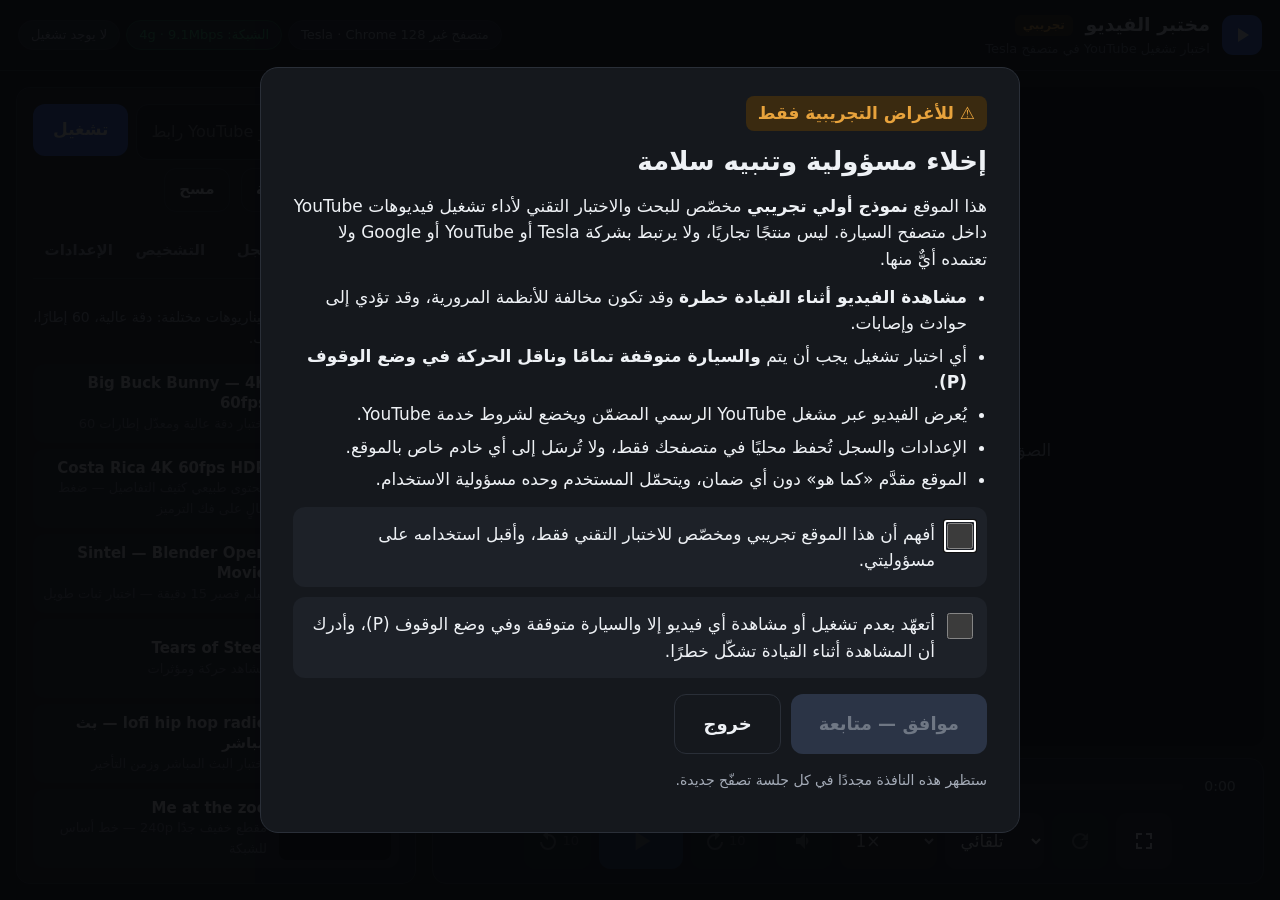
<file: tesla/index.html>
<!DOCTYPE html>
<html lang="ar" dir="rtl">
<head>
<meta charset="utf-8">
<meta name="viewport" content="width=device-width, initial-scale=1, viewport-fit=cover">
<meta name="referrer" content="strict-origin-when-cross-origin">
<title>مختبر الفيديو — Tesla Browser Video Lab</title>
<meta name="description" content="نموذج تجريبي لاختبار أداء تشغيل فيديوهات YouTube عبر متصفح سيارات Tesla. للاختبار التقني فقط والسيارة في وضع الوقوف (P).">
<meta name="theme-color" content="#0d0f12">
<meta name="color-scheme" content="dark">
<meta name="apple-mobile-web-app-capable" content="yes">
<meta name="mobile-web-app-capable" content="yes">
<meta name="apple-mobile-web-app-status-bar-style" content="black">
<link rel="manifest" id="manifest" href="manifest.webmanifest">
<script>
  // تحديد الوضع قبل الرسم: car = شاشة السيارة (افتراضي)، passenger = جهاز الراكب (?mode=passenger)
  (function () {
    var p = /[?&]mode=passenger(&|$)/.test(location.search);
    window.TVL_MODE = p ? 'passenger' : 'car';
    document.documentElement.className = 'mode-' + window.TVL_MODE;
    if (p) {
      document.getElementById('manifest').setAttribute('href', 'manifest-passenger.webmanifest');
      document.title = 'شاشة الراكب — مختبر الفيديو';
    }
  })();
</script>
<link rel="icon" href="data:image/svg+xml,%3Csvg xmlns='http://www.w3.org/2000/svg' viewBox='0 0 64 64'%3E%3Crect width='64' height='64' rx='14' fill='%233e6ae1'/%3E%3Cpath d='M25 19v26l21-13z' fill='%23fff'/%3E%3C/svg%3E">

<!-- تسخين الاتصالات مبكرًا: يوفّر مئات الملّي ثانية من DNS/TLS قبل أول تشغيل -->
<link rel="preconnect" href="https://www.youtube.com">
<link rel="preconnect" href="https://www.google.com">
<link rel="preconnect" href="https://i.ytimg.com">
<link rel="preconnect" href="https://s.ytimg.com">
<link rel="dns-prefetch" href="https://www.youtube-nocookie.com">
<link rel="dns-prefetch" href="https://yt3.ggpht.com">

<link rel="stylesheet" href="styles.css">
</head>
<body>
<svg width="0" height="0" style="position:absolute" aria-hidden="true">
  <symbol id="i-play" viewBox="0 0 24 24"><path d="M8 5v14l11-7z"/></symbol>
  <symbol id="i-pause" viewBox="0 0 24 24"><path d="M6 5h4v14H6zm8 0h4v14h-4z"/></symbol>
  <symbol id="i-back" viewBox="0 0 24 24"><path d="M12 5V1L7 6l5 5V7a6 6 0 1 1-6 6H4a8 8 0 1 0 8-8z"/></symbol>
  <symbol id="i-fwd" viewBox="0 0 24 24"><path d="M12 5V1l5 5-5 5V7a6 6 0 1 0 6 6h2a8 8 0 1 1-8-8z"/></symbol>
  <symbol id="i-vol" viewBox="0 0 24 24"><path d="M4 9v6h4l5 5V4L8 9zm12.5 3a4.5 4.5 0 0 0-2.5-4v8a4.5 4.5 0 0 0 2.5-4z"/></symbol>
  <symbol id="i-mute" viewBox="0 0 24 24"><path d="M4 9v6h4l5 5V4L8 9zm15.6 3 2.1-2.1-1.4-1.4-2.1 2.1-2.1-2.1-1.4 1.4 2.1 2.1-2.1 2.1 1.4 1.4 2.1-2.1 2.1 2.1 1.4-1.4z"/></symbol>
  <symbol id="i-expand" viewBox="0 0 24 24"><path d="M4 4h6v2H6v4H4zm10 0h6v6h-2V6h-4zM4 14h2v4h4v2H4zm14 0h2v6h-6v-2h4z"/></symbol>
  <symbol id="i-shrink" viewBox="0 0 24 24"><path d="M8 4h2v6H4V8h4zm6 0h2v4h4v2h-6zM4 14h6v6H8v-4H4zm10 0h6v2h-4v4h-2z"/></symbol>
  <symbol id="i-reload" viewBox="0 0 24 24"><path d="M17.6 6.4A8 8 0 1 0 20 12h-2a6 6 0 1 1-1.8-4.2L13 11h7V4z"/></symbol>
</svg>

<!-- ============ نافذة إخلاء المسؤولية ============ -->
<div id="disclaimer" class="modal" role="dialog" aria-modal="true" aria-labelledby="dz-title" hidden>
  <div class="modal-card">
    <div class="warn-badge">⚠ للأغراض التجريبية فقط</div>
    <h1 id="dz-title">إخلاء مسؤولية وتنبيه سلامة</h1>
    <div data-mode="car">
    <p>هذا الموقع <strong>نموذج أولي تجريبي</strong> مخصّص للبحث والاختبار التقني لأداء تشغيل فيديوهات YouTube داخل متصفح السيارة. ليس منتجًا تجاريًا، ولا يرتبط بشركة Tesla أو YouTube أو Google ولا تعتمده أيٌّ منها.</p>
    <ul class="dz-list">
      <li><strong>مشاهدة الفيديو أثناء القيادة خطرة</strong> وقد تكون مخالفة للأنظمة المرورية، وقد تؤدي إلى حوادث وإصابات.</li>
      <li>أي اختبار تشغيل يجب أن يتم <strong>والسيارة متوقفة تمامًا وناقل الحركة في وضع الوقوف (P)</strong>.</li>
      <li>يُعرض الفيديو عبر مشغل YouTube الرسمي المضمّن ويخضع لشروط خدمة YouTube.</li>
      <li>الإعدادات والسجل تُحفظ محليًا في متصفحك فقط، ولا تُرسَل إلى أي خادم خاص بالموقع.</li>
      <li>الموقع مقدَّم «كما هو» دون أي ضمان، ويتحمّل المستخدم وحده مسؤولية الاستخدام.</li>
    </ul>
    </div>

    <div data-mode="passenger">
    <p>هذا <strong>وضع شاشة الراكب</strong> في نموذج أولي تجريبي للبحث والاختبار التقني. يعمل على <strong>جهاز منفصل خاص بالراكب</strong> (تابلت، جوال، أو شاشة مسند الرأس)، ولا يعمل على شاشة السيارة. الموقع غير مرتبط بـ Tesla أو YouTube أو Google.</p>
    <ul class="dz-list">
      <li><strong>الجهاز للراكب فقط.</strong> لا تضعه في مجال نظر السائق، ولا تثبّته على لوحة القيادة أو الزجاج الأمامي أو قرب الشاشة الرئيسية.</li>
      <li><strong>ثبّت الجهاز جيدًا</strong> بحامل مسند الرأس أو ما يماثله؛ الأجهزة غير المثبّتة قد تتحوّل لمقذوفات عند الفرملة المفاجئة، ولا تضعه في مسار الوسائد الهوائية.</li>
      <li>استخدم <strong>سماعات</strong> أو صوتًا منخفضًا حتى لا يتشتّت السائق.</li>
      <li>السائق لا يتفاعل مع الجهاز ولا ينظر إليه أثناء القيادة.</li>
      <li>يُعرض الفيديو عبر مشغل YouTube الرسمي ويخضع لشروطه، وقد يستهلك باقة البيانات الخلوية.</li>
      <li>الموقع مقدَّم «كما هو» دون أي ضمان، ويتحمّل المستخدم وحده مسؤولية الاستخدام.</li>
    </ul>
    </div>

    <label class="check"><input type="checkbox" class="dz-c" id="dz-c1"> <span>أفهم أن هذا الموقع تجريبي ومخصّص للاختبار التقني فقط، وأقبل استخدامه على مسؤوليتي.</span></label>
    <label class="check" data-mode="car"><input type="checkbox" class="dz-c"> <span>أتعهّد بعدم تشغيل أو مشاهدة أي فيديو إلا والسيارة متوقفة وفي وضع الوقوف (P)، وأدرك أن المشاهدة أثناء القيادة تشكّل خطرًا.</span></label>
    <label class="check" data-mode="passenger"><input type="checkbox" class="dz-c"> <span>أتعهّد بأن هذا الجهاز يستخدمه الراكب فقط، وأنه مثبّت خارج مجال نظر السائق، وأن السائق لن يشاهده أو يتفاعل معه أثناء القيادة.</span></label>
    <div class="modal-actions">
      <button id="dz-accept" class="btn primary lg" disabled>موافق — متابعة</button>
      <button id="dz-leave" class="btn ghost lg">خروج</button>
    </div>
    <p class="muted small">ستظهر هذه النافذة مجددًا في كل جلسة تصفّح جديدة.</p>
  </div>
</div>

<!-- ============ وضع الراكب مفتوح على متصفح السيارة ============ -->
<div id="wrong-device" class="modal" hidden>
  <div class="modal-card center">
    <div class="big-icon">🚗</div>
    <h2>وضع شاشة الراكب لا يعمل على شاشة السيارة</h2>
    <p>هذا الوضع مخصّص لجهاز الراكب المنفصل (تابلت أو جوال). على شاشة السيارة استخدم الوضع العادي، والتشغيل فيه يكون والسيارة في وضع الوقوف (P) فقط.</p>
    <a class="btn primary lg linkbtn" href="./">فتح وضع شاشة السيارة</a>
  </div>
</div>

<!-- ============ حاجب الحركة (اختياري) ============ -->
<div id="motion-block" class="modal" hidden>
  <div class="modal-card center">
    <div class="big-icon">⛔</div>
    <h2>تم إيقاف الفيديو — السيارة تتحرك</h2>
    <p>رُصدت سرعة <strong id="mb-speed">—</strong> كم/س. أوقف السيارة وضعها في وضع الوقوف (P) قبل المتابعة.</p>
  </div>
</div>

<div class="app" id="app">
  <header class="topbar">
    <div class="brand">
      <span class="logo" aria-hidden="true"><svg><use href="#i-play"/></svg></span>
      <div>
        <div class="title">مختبر الفيديو <span class="tag">تجريبي</span></div>
        <div class="sub" data-mode="car">اختبار تشغيل YouTube في متصفح Tesla</div>
        <div class="sub" data-mode="passenger">وضع شاشة الراكب — جهاز منفصل</div>
      </div>
    </div>
    <div class="chips">
      <span class="chip" id="chip-env">—</span>
      <span class="chip" id="chip-net">—</span>
      <span class="chip" id="chip-health" title="صحة التشغيل">—</span>
    </div>
  </header>

  <main class="layout">
    <!-- ============ منطقة المشغّل ============ -->
    <section class="stage" aria-label="المشغّل">
      <div class="player-box" id="player-box">
        <div id="player"></div>
        <div class="placeholder" id="placeholder">
          <div class="ph-icon"><svg><use href="#i-play"/></svg></div>
          <p>الصق رابط فيديو YouTube أو اختر عيّنة اختبار من القائمة</p>
          <p class="muted small" data-mode="car">تذكير: الاختبار فقط والسيارة في وضع P</p>
          <p class="muted small" data-mode="passenger">تذكير: هذا الجهاز للراكب فقط وخارج مجال نظر السائق</p>
        </div>
        <div class="buffering" id="buffering" hidden><span class="spinner"></span><span id="buf-text">جارٍ التحميل…</span></div>
      </div>

      <div class="controls" id="controls">
        <div class="seek-row">
          <span class="time" id="t-cur">0:00</span>
          <input type="range" id="seek" min="0" max="1000" value="0" step="1" aria-label="موضع التشغيل" disabled>
          <span class="time" id="t-dur">0:00</span>
        </div>
        <div class="btn-row">
          <button class="cbtn" id="b-back" aria-label="رجوع 10 ثوانٍ" disabled><svg><use href="#i-back"/></svg><span>10</span></button>
          <button class="cbtn main" id="b-play" aria-label="تشغيل/إيقاف" disabled><svg id="b-play-icon"><use href="#i-play"/></svg></button>
          <button class="cbtn" id="b-fwd" aria-label="تقديم 10 ثوانٍ" disabled><svg><use href="#i-fwd"/></svg><span>10</span></button>
          <span class="sep"></span>
          <button class="cbtn" id="b-mute" aria-label="كتم" disabled><svg id="b-mute-icon"><use href="#i-vol"/></svg></button>
          <select class="csel" dir="ltr" id="s-rate" aria-label="سرعة التشغيل" disabled>
            <option value="0.75">0.75×</option><option value="1" selected>1×</option><option value="1.25">1.25×</option><option value="1.5">1.5×</option><option value="2">2×</option>
          </select>
          <select class="csel" dir="ltr" id="s-quality" aria-label="الجودة المقترحة" title="الجودة المقترحة"></select>
          <button class="cbtn" id="b-recover" aria-label="إنعاش التشغيل" title="إعادة تحميل المقطع من الموضع الحالي" disabled><svg><use href="#i-reload"/></svg></button>
          <button class="cbtn" id="b-theater" aria-label="ملء الشاشة"><svg id="b-theater-icon"><use href="#i-expand"/></svg></button>
        </div>
      </div>
    </section>

    <!-- ============ اللوحة الجانبية ============ -->
    <aside class="side" aria-label="لوحة التحكم">
      <form id="url-form" class="url-form" autocomplete="off">
        <input id="url-input" type="text" inputmode="url" placeholder="رابط YouTube أو معرّف الفيديو" aria-label="رابط الفيديو" dir="ltr">
        <button class="btn primary" type="submit">تشغيل</button>
      </form>
      <div class="resume" id="resume" hidden>
        <div class="resume-text">استئناف <strong id="resume-title"></strong> من <span id="resume-time" dir="ltr"></span></div>
        <button class="btn primary sm" id="b-resume" type="button">استئناف</button>
        <button class="btn ghost sm" id="b-resume-x" type="button" aria-label="إخفاء">✕</button>
      </div>
      <div class="paste-row">
        <button class="btn ghost sm" id="b-paste" type="button">لصق من الحافظة</button>
        <button class="btn ghost sm" id="b-clear" type="button">مسح</button>
      </div>

      <nav class="tabs" role="tablist">
        <button role="tab" class="tab active" data-tab="samples">عيّنات</button>
        <button role="tab" class="tab" data-tab="history">السجل</button>
        <button role="tab" class="tab" data-tab="diag">التشخيص</button>
        <button role="tab" class="tab" data-tab="settings">الإعدادات</button>
      </nav>

      <div class="panel active" id="tab-samples" role="tabpanel">
        <p class="muted small">مقاطع مختارة لاختبار سيناريوهات مختلفة: دقة عالية، 60 إطارًا، بث مباشر، ومقطع خفيف.</p>
        <ul class="vlist" id="samples"></ul>
      </div>

      <div class="panel" id="tab-history" role="tabpanel">
        <ul class="vlist" id="history"></ul>
        <p class="muted small empty" id="history-empty">لا يوجد سجل بعد.</p>
        <button class="btn ghost sm" id="b-history-clear" type="button">مسح السجل</button>
      </div>

      <div class="panel" id="tab-diag" role="tabpanel">
        <h3>جلسة التشغيل الحالية</h3>
        <dl class="kv" id="diag-session"></dl>
        <h3>البيئة والمتصفح</h3>
        <dl class="kv" id="diag-env"></dl>
        <h3>دعم الميزات</h3>
        <ul class="feat" id="diag-features"></ul>
        <div class="diag-actions">
          <button class="btn ghost sm" id="b-ping" type="button">قياس زمن الوصول لخوادم YouTube</button>
          <button class="btn ghost sm" id="b-report" type="button">إنشاء تقرير اختبار</button>
        </div>
        <div id="report-box" hidden>
          <textarea id="report" readonly dir="ltr" rows="10"></textarea>
          <button class="btn ghost sm" id="b-copy" type="button">نسخ التقرير</button>
        </div>
        <h3>سجل الأحداث</h3>
        <ol class="log" id="log" dir="ltr"></ol>
      </div>

      <div class="panel" id="tab-settings" role="tabpanel">
        <div class="setting">
          <label for="set-quality">الجودة المقترحة الافتراضية</label>
          <select id="set-quality"></select>
          <p class="hint">يحدّد YouTube الجودة الفعلية؛ هذا الخيار «اقتراح» فقط. الجودة الأقل = تقطيع أقل على الشبكات الضعيفة.</p>
        </div>
        <label class="toggle"><input type="checkbox" id="set-recover"> <span>الإنعاش التلقائي عند التجمّد أو التخزين المؤقت الطويل</span></label>
        <div class="setting">
          <label for="set-threshold">مهلة اكتشاف التجمّد: <strong id="set-threshold-v"></strong> ث</label>
          <input type="range" id="set-threshold" min="2" max="12" step="1">
        </div>
        <label class="toggle"><input type="checkbox" id="set-downgrade"> <span>خفض الجودة تلقائيًا عند تكرار التقطيع</span></label>
        <label class="toggle"><input type="checkbox" id="set-native"> <span>إظهار أدوات YouTube الأصلية داخل المشغل</span></label>
        <label class="toggle"><input type="checkbox" id="set-nocookie"> <span>وضع الخصوصية (youtube-nocookie.com)</span></label>
        <label class="toggle"><input type="checkbox" id="set-lite"> <span>الوضع الخفيف (بدون صور مصغّرة أو حركات)</span></label>
        <label class="toggle"><input type="checkbox" id="set-adaptive"> <span>جودة تكيّفية حسب نوع وسرعة الشبكة (مفيد على الشبكة الخلوية أثناء التنقل)</span></label>
        <label class="toggle"><input type="checkbox" id="set-resume"> <span>الاستئناف التلقائي بعد عودة الاتصال، وحفظ موضع التشغيل</span></label>
        <label class="toggle"><input type="checkbox" id="set-awake"> <span>إبقاء الشاشة مضاءة أثناء التشغيل</span></label>
        <label class="toggle" data-mode="passenger"><input type="checkbox" id="set-autofs"> <span>ملء الشاشة تلقائيًا عند بدء التشغيل</span></label>
        <label class="toggle" data-mode="car"><input type="checkbox" id="set-motion"> <span>حارس الحركة: إيقاف الفيديو تلقائيًا إذا رُصدت حركة السيارة (يتطلب إذن الموقع الجغرافي)</span></label>
        <p class="hint" id="motion-status" data-mode="car"></p>
        <p class="hint">تغيير «الأدوات الأصلية» أو «وضع الخصوصية» يُطبَّق عند تشغيل المقطع التالي.</p>
        <hr>
        <a class="btn ghost sm linkbtn" data-mode="car" href="./?mode=passenger">التبديل إلى وضع شاشة الراكب (تابلت/جوال)</a>
        <a class="btn ghost sm linkbtn" data-mode="passenger" href="./">التبديل إلى وضع شاشة السيارة</a>
        <button class="btn ghost sm" id="b-show-dz" type="button">عرض إخلاء المسؤولية</button>
        <button class="btn ghost sm" id="b-reset" type="button">استعادة الإعدادات الافتراضية</button>
        <p class="muted small">الإصدار <span id="app-version"></span> · غير مرتبط بـ Tesla أو YouTube.</p>
      </div>
    </aside>
  </main>
</div>

<div class="toast" id="toast" role="status" aria-live="polite"></div>

<script src="app.js"></script>
</body>
</html>
</file>
<file: tesla/styles.css>
/* مختبر الفيديو — أنماط خفيفة متوافقة مع Chromium 79+ (متصفح Tesla MCU2)
   تجنّبنا عمدًا: backdrop-filter، flex gap، aspect-ratio، inset، :is()، dvh
   لأنها إما غير مدعومة في الإصدارات القديمة أو مكلفة على معالج الرسوميات. */
:root{
  --bg:#0d0f12; --bg2:#15181d; --bg3:#1d2128; --line:#2a2f38;
  --fg:#eef1f5; --fg2:#a4abb7; --fg3:#6f7784;
  --accent:#3e6ae1; --accent2:#5b82ee; --ok:#2fb36b; --warn:#e8a33c; --bad:#e5484d;
  --r:14px; --tap:56px; --vh:1vh;
}
*{box-sizing:border-box}
html,body{margin:0;height:100%;background:var(--bg);color:var(--fg)}
body{font:17px/1.55 system-ui,-apple-system,"Segoe UI",Roboto,"Noto Sans Arabic","Noto Sans",Tahoma,Arial,sans-serif;
  -webkit-tap-highlight-color:transparent;-webkit-text-size-adjust:100%;overflow:hidden}
button,input,select,textarea{font:inherit;color:inherit}
button{cursor:pointer}
[hidden]{display:none!important}
svg{width:24px;height:24px;fill:currentColor;flex:none}
.muted{color:var(--fg2)} .small{font-size:14px}
h3{font-size:15px;color:var(--fg2);margin:18px 0 8px;font-weight:600}

/* ---------- الهيكل ---------- */
.app{display:flex;flex-direction:column;height:calc(var(--vh) * 100)}
.topbar{display:flex;align-items:center;justify-content:space-between;padding:10px 18px;border-bottom:1px solid var(--line);flex:none}
.brand{display:flex;align-items:center}
.logo{width:40px;height:40px;border-radius:11px;background:var(--accent);display:flex;align-items:center;justify-content:center;margin-left:12px}
.title{font-weight:700;font-size:19px}
.sub{color:var(--fg3);font-size:13px}
.tag{display:inline-block;font-size:12px;font-weight:600;background:#3a2a10;color:var(--warn);border-radius:6px;padding:1px 8px;margin-right:6px;vertical-align:2px}
.chips{display:flex;flex-wrap:wrap;justify-content:flex-end}
.chip{font-size:13px;background:var(--bg3);border:1px solid var(--line);border-radius:999px;padding:4px 12px;margin:3px 6px 3px 0;white-space:nowrap;color:var(--fg2)}
.chip.ok{color:var(--ok);border-color:#1f5b3c} .chip.warn{color:var(--warn);border-color:#5d4519} .chip.bad{color:var(--bad);border-color:#6b2427}

.layout{flex:1;min-height:0;display:grid;grid-template-columns:minmax(0,1fr) 400px;grid-gap:16px;padding:16px}
.stage{display:flex;flex-direction:column;min-height:0;min-width:0}
.side{min-height:0;overflow-y:auto;-webkit-overflow-scrolling:touch;background:var(--bg2);border:1px solid var(--line);border-radius:var(--r);padding:16px}

/* ---------- المشغّل ---------- */
.player-box{position:relative;flex:1;min-height:240px;background:#000;border-radius:var(--r);overflow:hidden;contain:strict}
.player-box iframe,#player{position:absolute;top:0;left:0;width:100%;height:100%;border:0}
.placeholder{position:absolute;top:0;left:0;right:0;bottom:0;display:flex;flex-direction:column;align-items:center;justify-content:center;text-align:center;padding:24px;color:var(--fg2)}
.placeholder p{margin:6px 0}
.ph-icon{width:88px;height:88px;border-radius:50%;background:var(--bg3);display:flex;align-items:center;justify-content:center;margin-bottom:12px}
.ph-icon svg{width:44px;height:44px;color:var(--fg3)}
.buffering{position:absolute;top:14px;right:14px;display:flex;align-items:center;background:rgba(0,0,0,.72);border-radius:999px;padding:6px 14px 6px 12px;font-size:14px;pointer-events:none}
.spinner{width:18px;height:18px;border-radius:50%;border:3px solid rgba(255,255,255,.25);border-top-color:#fff;margin-left:8px;animation:spin .8s linear infinite}
@keyframes spin{to{transform:rotate(360deg)}}

/* ---------- أدوات التحكم (أهداف لمس كبيرة ≥ 56px) ---------- */
.controls{flex:none;margin-top:12px;background:var(--bg2);border:1px solid var(--line);border-radius:var(--r);padding:10px 14px}
.seek-row{display:flex;align-items:center;direction:ltr}
.time{font-variant-numeric:tabular-nums;font-size:14px;color:var(--fg2);min-width:58px;text-align:center}
input[type=range]{-webkit-appearance:none;appearance:none;background:transparent;flex:1;height:36px;margin:0 8px}
input[type=range]::-webkit-slider-runnable-track{height:6px;border-radius:3px;background:var(--line)}
input[type=range]::-webkit-slider-thumb{-webkit-appearance:none;width:24px;height:24px;border-radius:50%;background:var(--fg);margin-top:-9px;border:0}
input[type=range]::-moz-range-track{height:6px;border-radius:3px;background:var(--line)}
input[type=range]::-moz-range-thumb{width:24px;height:24px;border-radius:50%;background:var(--fg);border:0}
input[type=range]:disabled{opacity:.4}
.btn-row{display:flex;align-items:center;justify-content:center;flex-wrap:wrap;direction:ltr;margin-top:4px}
.cbtn{height:var(--tap);min-width:var(--tap);border:0;border-radius:12px;background:var(--bg3);margin:4px;display:inline-flex;align-items:center;justify-content:center;padding:0 12px}
.cbtn span{font-size:13px;margin-left:2px;color:var(--fg2)}
.cbtn.main{background:var(--accent);min-width:84px}
.cbtn.main svg{width:32px;height:32px}
.cbtn:active,.btn:active{transform:scale(.96)}
.cbtn:disabled{opacity:.35;cursor:default}
.csel{height:var(--tap);border:0;border-radius:12px;background:var(--bg3);margin:4px;padding:0 12px;min-width:84px}
.sep{width:10px}

/* ---------- عناصر عامة ---------- */
.btn{border:0;border-radius:12px;padding:0 20px;height:52px;background:var(--bg3);font-weight:600}
.btn.primary{background:var(--accent);color:#fff}
.btn.primary:disabled{background:#2b3446;color:var(--fg3);cursor:not-allowed}
.btn.ghost{background:transparent;border:1px solid var(--line)}
.btn.sm{height:44px;font-size:15px;padding:0 14px;margin:4px 0 4px 6px}
.btn.lg{height:60px;font-size:18px;padding:0 28px}
.url-form{display:flex}
.url-form input{flex:1;min-width:0;height:56px;border-radius:12px;border:1px solid var(--line);background:var(--bg);padding:0 14px;margin-left:8px;font-size:16px}
.url-form input:focus{outline:2px solid var(--accent);outline-offset:0;border-color:transparent}
.paste-row{margin-top:4px}

.tabs{display:flex;margin:12px 0 6px;border-bottom:1px solid var(--line)}
.tab{flex:1;height:50px;background:none;border:0;border-bottom:3px solid transparent;color:var(--fg2);font-weight:600;font-size:15px}
.tab.active{color:var(--fg);border-bottom-color:var(--accent)}
.panel{display:none;padding-top:8px}
.panel.active{display:block}

.vlist{list-style:none;margin:0;padding:0}
.vitem{display:flex;align-items:center;padding:8px;border-radius:12px;margin-bottom:6px;background:var(--bg3);cursor:pointer;min-height:72px}
.vitem:active{background:#262b34}
.vitem.current{outline:2px solid var(--accent)}
.thumb{width:112px;height:63px;border-radius:8px;background:#000 center/cover no-repeat;flex:none;margin-left:12px}
.vmeta{min-width:0}
.vtitle{font-weight:600;font-size:15px;line-height:1.35;overflow:hidden;display:-webkit-box;-webkit-line-clamp:2;-webkit-box-orient:vertical}
.vnote{font-size:13px;color:var(--fg3)}
.empty{text-align:center;padding:16px 0}

.kv{display:grid;grid-template-columns:auto 1fr;grid-gap:4px 12px;margin:0;font-size:14px}
.kv dt{color:var(--fg3)} .kv dd{margin:0;word-break:break-word;font-variant-numeric:tabular-nums;unicode-bidi:plaintext;text-align:right}
.feat{list-style:none;margin:0;padding:0;display:grid;grid-template-columns:1fr 1fr;grid-gap:2px 10px;font-size:14px}
.feat .y{color:var(--ok)} .feat .n{color:var(--bad)}
.diag-actions{margin-top:10px}
textarea{width:100%;background:var(--bg);border:1px solid var(--line);border-radius:10px;padding:10px;font:12px/1.4 ui-monospace,Menlo,Consolas,monospace;margin-top:8px}
.log{margin:0;padding:0 18px 0 0;font:12px/1.5 ui-monospace,Menlo,Consolas,monospace;color:var(--fg2);max-height:220px;overflow-y:auto;list-style:none;padding:0}
.log li{border-bottom:1px solid #1b1f25;padding:2px 0}
.log .e{color:var(--bad)} .log .w{color:var(--warn)}

.setting{margin:10px 0 14px}
.setting label{display:block;margin-bottom:6px}
.setting select{width:100%;height:52px;border-radius:12px;border:1px solid var(--line);background:var(--bg);padding:0 12px}
.setting input[type=range]{width:100%;margin:0}
.hint{font-size:13px;color:var(--fg3);margin:6px 0 0}
.toggle,.check{display:flex;align-items:flex-start;padding:10px 0;cursor:pointer}
.toggle input,.check input{width:26px;height:26px;margin:2px 0 0 12px;flex:none;accent-color:var(--accent)}
hr{border:0;border-top:1px solid var(--line);margin:16px 0}

/* ---------- النوافذ ---------- */
.modal{position:fixed;top:0;left:0;right:0;bottom:0;z-index:50;background:rgba(5,6,8,.92);display:flex;align-items:center;justify-content:center;padding:20px;overflow-y:auto}
.modal-card{background:var(--bg2);border:1px solid var(--line);border-radius:18px;max-width:760px;width:100%;padding:28px 32px;max-height:100%;overflow-y:auto}
.modal-card.center{text-align:center;max-width:520px}
.modal-card h1{font-size:26px;margin:10px 0 12px}
.modal-card p{margin:0 0 12px}
.warn-badge{display:inline-block;background:#3a2a10;color:var(--warn);font-weight:700;border-radius:8px;padding:4px 12px}
.dz-list{padding-right:20px;margin:0 0 14px}
.dz-list li{margin-bottom:6px}
.check{background:var(--bg3);border-radius:12px;padding:14px;margin-bottom:10px}
.modal-actions{display:flex;flex-wrap:wrap;margin:16px 0 8px}
.modal-actions .btn{margin:0 0 8px 10px}
.big-icon{font-size:56px}

.toast{position:fixed;bottom:24px;left:50%;transform:translate(-50%,20px);background:#2a2f38;color:var(--fg);padding:12px 22px;border-radius:12px;font-size:15px;opacity:0;pointer-events:none;transition:opacity .2s,transform .2s;z-index:60;max-width:90vw}
.toast.show{opacity:1;transform:translate(-50%,0)}

/* ---------- وضع المسرح (ملء الشاشة داخل الصفحة) ---------- */
.app.theater .topbar,.app.theater .side{display:none}
.app.theater .layout{grid-template-columns:1fr;padding:0;grid-gap:0}
.app.theater .player-box{border-radius:0}
.app.theater .controls{position:fixed;left:50%;bottom:16px;transform:translateX(-50%);margin:0;z-index:20;background:rgba(21,24,29,.94);width:min(980px,96vw);transition:opacity .25s}
.app.theater.idle .controls{opacity:0;pointer-events:none}

/* ---------- الوضع الخفيف ---------- */
.lite .thumb{display:none}
.lite *,.lite *::before,.lite *::after{transition:none!important;animation-duration:0s!important}
.lite .spinner{animation:spin .8s linear infinite!important}

/* ---------- شاشات أضيق / عمودية (Model S/X القديمة 1200×1920) ---------- */
@media (max-width:980px){
  body{overflow:auto}
  .app{height:auto;min-height:calc(var(--vh) * 100)}
  .layout{grid-template-columns:1fr}
  .player-box{flex:none;height:0;padding-top:56.25%;min-height:0}
  .side{overflow:visible}
  .chips{display:none}
}
@media (prefers-reduced-motion:reduce){*{transition:none!important}}
/* المسرح يغلب تخطيط الشاشات الضيقة */
.app.theater{height:calc(var(--vh) * 100);min-height:0}
.app.theater .player-box{flex:1;height:auto;padding-top:0}

/* ---------- الأوضاع: car / passenger ---------- */
.mode-car [data-mode="passenger"],.mode-passenger [data-mode="car"]{display:none!important}
.linkbtn{display:inline-flex;align-items:center;justify-content:center;text-decoration:none;color:inherit}
.btn.primary.linkbtn{color:#fff}
.resume{display:flex;align-items:center;flex-wrap:wrap;background:#14233f;border:1px solid #2b4170;border-radius:12px;padding:8px 12px;margin-top:10px}
.resume-text{flex:1;min-width:160px;font-size:15px;margin-left:8px}
.resume .btn.sm{margin:4px 0 4px 6px}

/* جهاز الراكب: احترام حواف الشاشة (النتوء/الزوايا) وتخطيط مريح للجوال */
.mode-passenger .app{padding:env(safe-area-inset-top) env(safe-area-inset-right) env(safe-area-inset-bottom) env(safe-area-inset-left)}
.mode-passenger .app.theater{padding:0}
@media (max-width:600px){
  .layout{padding:10px;grid-gap:10px}
  .topbar{padding:8px 12px}
  .cbtn{min-width:48px;height:48px;margin:3px;padding:0 8px}
  .csel{height:48px;min-width:70px;margin:3px}
  .cbtn.main{min-width:68px}
  .sep{width:2px}
  .modal-card{padding:20px 18px}
  .modal-card h1{font-size:22px}
}
/* الجوال بالعرض: الفيديو يملأ الارتفاع */
@media (max-height:500px) and (orientation:landscape){
  .topbar{display:none}
  .player-box{padding-top:0;height:calc(var(--vh) * 100 - 140px);flex:none}
}
</file>
